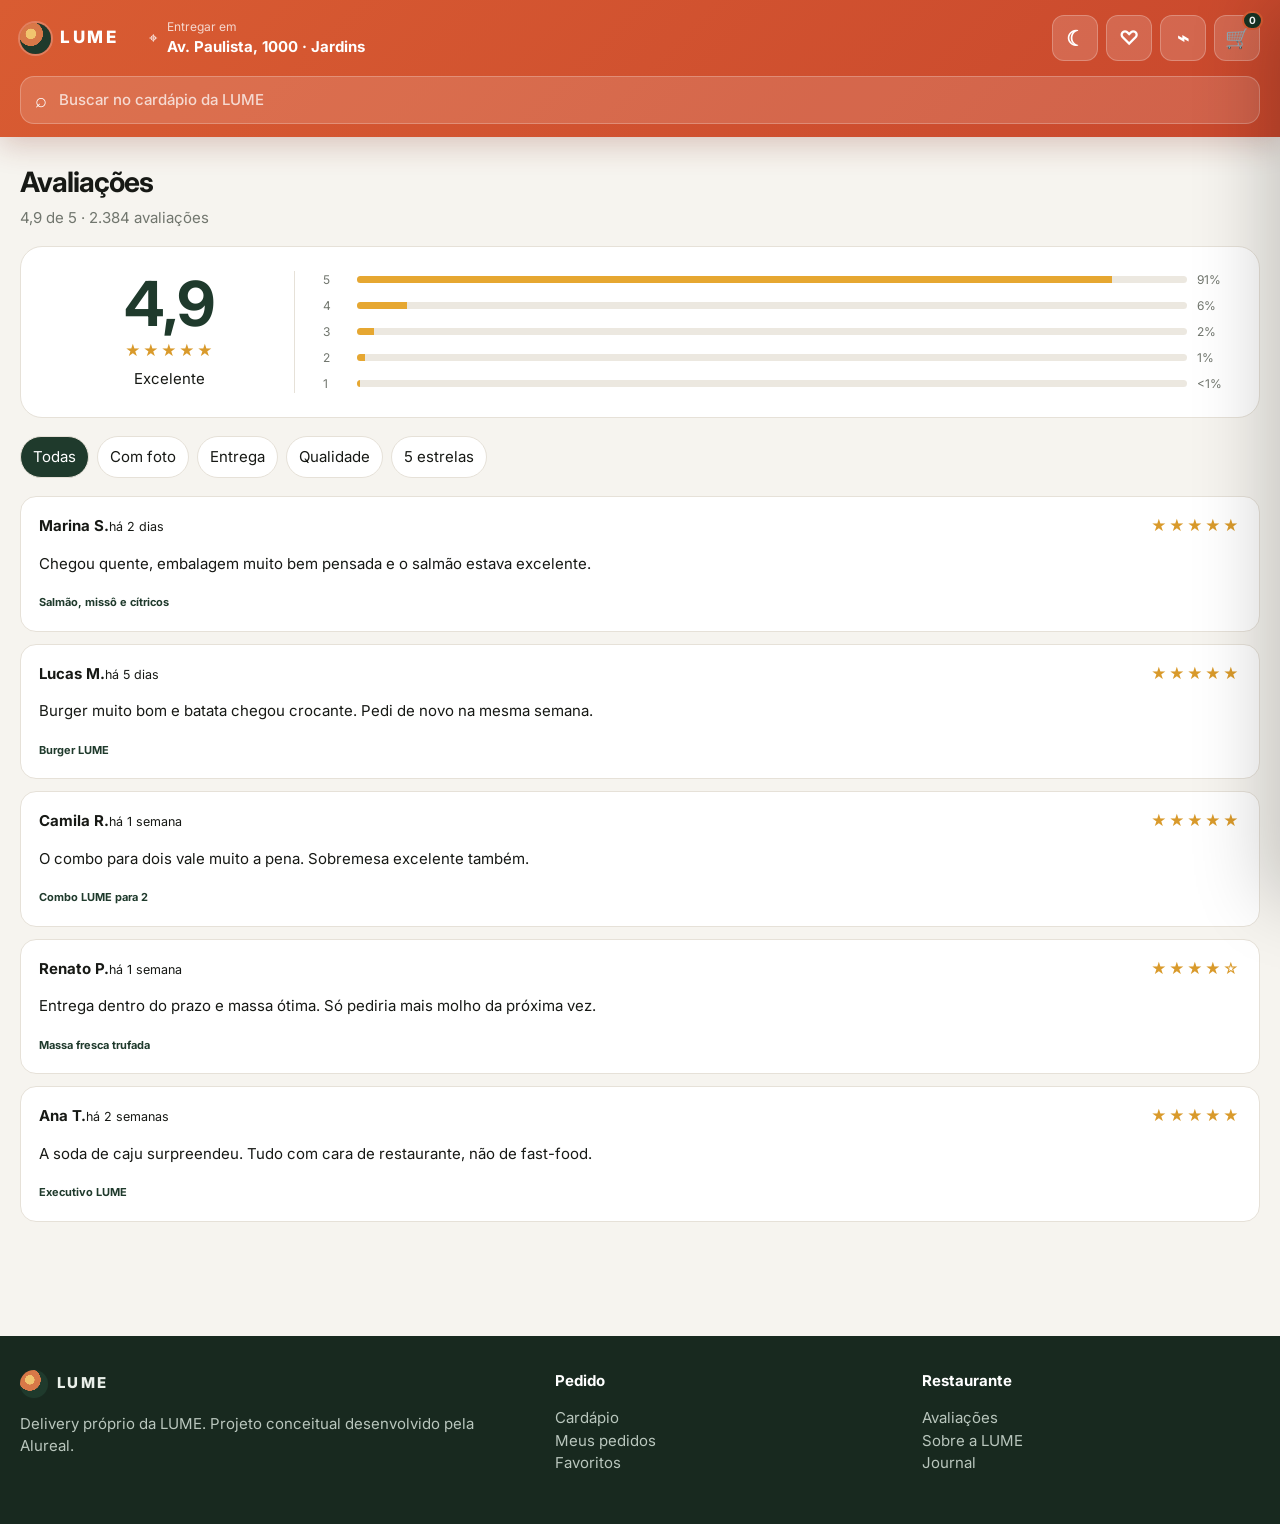
<file: avaliacoes.html>
<!doctype html><html lang="pt-BR"><head><meta charset="utf-8"><meta name="viewport" content="width=device-width, initial-scale=1, maximum-scale=1, user-scalable=no, viewport-fit=cover"><title>LUME — Avaliações</title><link href="https://fonts.googleapis.com/css2?family=Inter:wght@400;500;600;700;800&display=swap" rel="stylesheet"><link rel="stylesheet" href="delivery.css?v=20260929-1813"></head><body><div data-app-header></div><main class="review-page"><div class="wrap"><div class="section-head"><div><h2>Avaliações</h2><p>4,9 de 5 · 2.384 avaliações</p></div></div><div class="rating-panel"><div class="rating-big"><strong>4,9</strong><div class="stars">★★★★★</div><span>Excelente</span></div><div class="rating-bars"><div class="rating-row"><span>5</span><div class="bar-track"><div class="bar-fill" style="width:91%"></div></div><span>91%</span></div><div class="rating-row"><span>4</span><div class="bar-track"><div class="bar-fill" style="width:6%"></div></div><span>6%</span></div><div class="rating-row"><span>3</span><div class="bar-track"><div class="bar-fill" style="width:2%"></div></div><span>2%</span></div><div class="rating-row"><span>2</span><div class="bar-track"><div class="bar-fill" style="width:1%"></div></div><span>1%</span></div><div class="rating-row"><span>1</span><div class="bar-track"><div class="bar-fill" style="width:.4%"></div></div><span>&lt;1%</span></div></div></div><div class="review-filters"><button class="review-filter active">Todas</button><button class="review-filter">Com foto</button><button class="review-filter">Entrega</button><button class="review-filter">Qualidade</button><button class="review-filter">5 estrelas</button></div><section class="review-list" data-reviews-list></section></div></main><div data-app-footer></div><div data-app-cart></div><script src="delivery-data.js?v=20260929-1813"></script><script src="delivery.js?v=20260929-1813"></script></body></html>
</file>
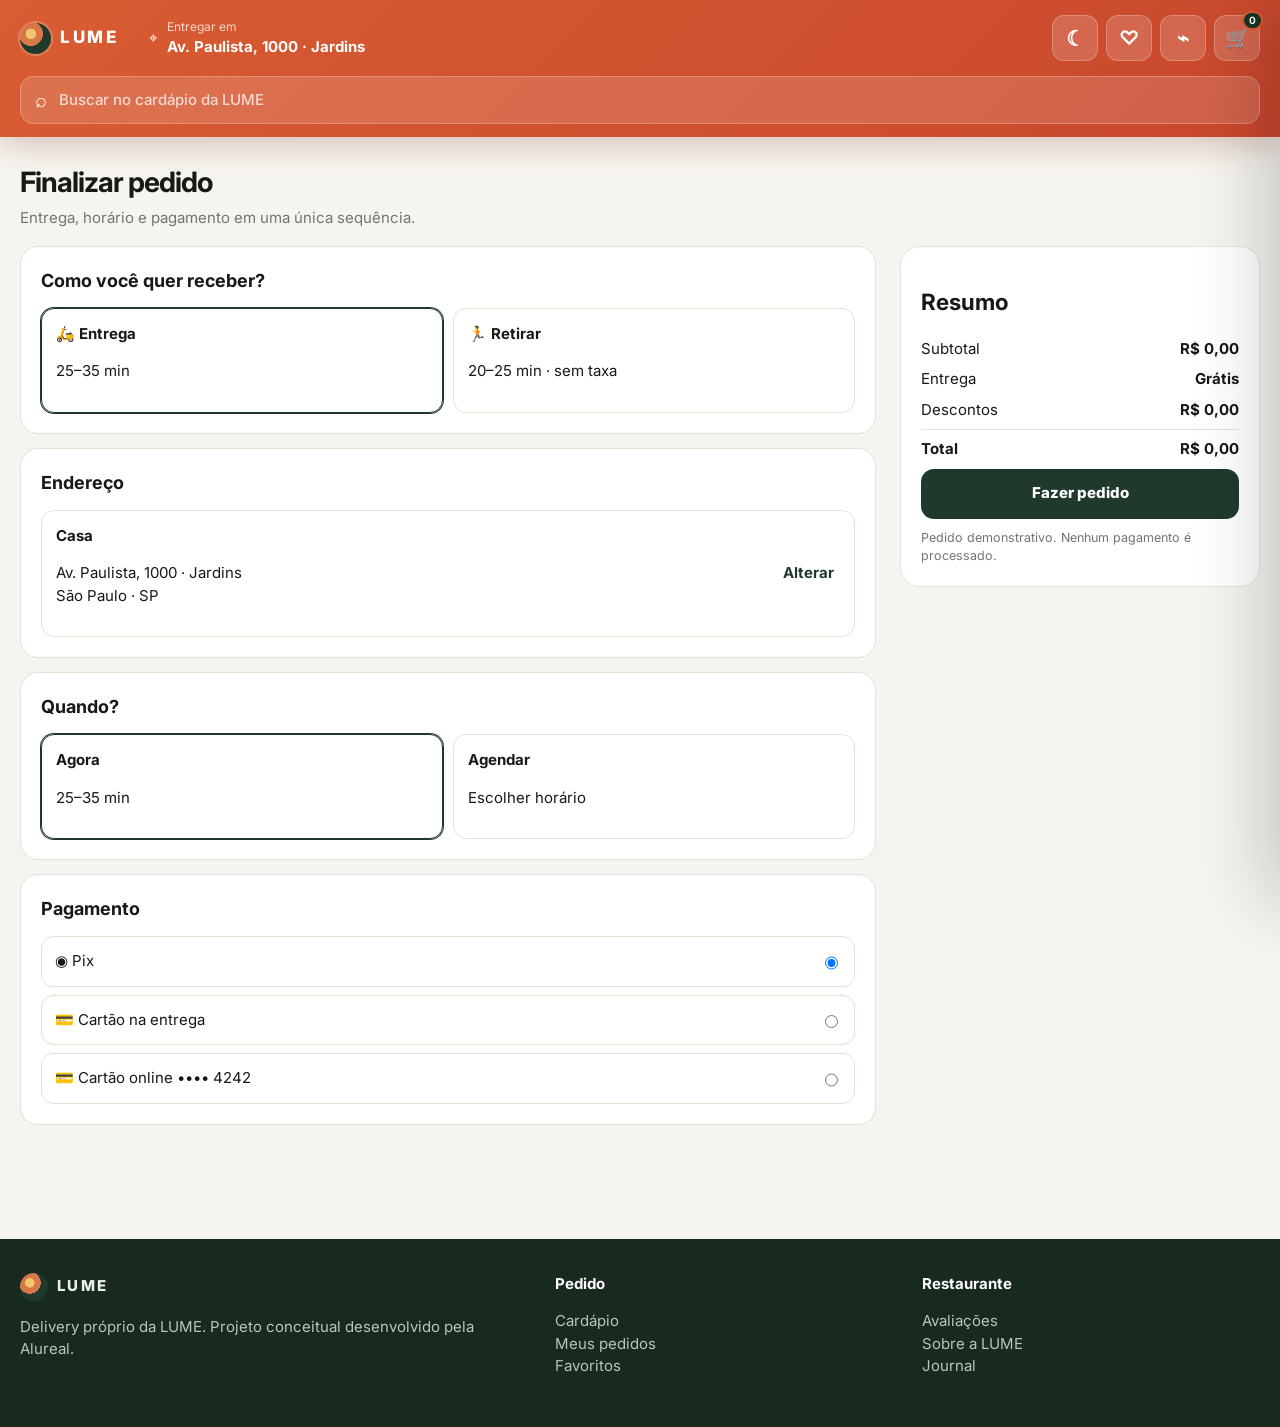
<file: checkout.html>
<!doctype html><html lang="pt-BR"><head><meta charset="utf-8"><meta name="viewport" content="width=device-width, initial-scale=1, maximum-scale=1, user-scalable=no, viewport-fit=cover"><title>LUME — Finalizar pedido</title><link href="https://fonts.googleapis.com/css2?family=Inter:wght@400;500;600;700;800&display=swap" rel="stylesheet"><link rel="stylesheet" href="delivery.css?v=20260929-1813"></head><body><div data-app-header></div><main class="checkout-page"><div class="wrap"><div class="section-head"><div><h2>Finalizar pedido</h2><p>Entrega, horário e pagamento em uma única sequência.</p></div></div><form class="checkout-layout" data-checkout-form><div class="checkout-main"><section class="checkout-card"><h2>Como você quer receber?</h2><div class="choice-grid"><div class="choice active" data-choice data-choice-group="fulfillment"><strong>🛵 Entrega</strong><p>25–35 min</p></div><div class="choice" data-choice data-choice-group="fulfillment"><strong>🏃 Retirar</strong><p>20–25 min · sem taxa</p></div></div></section><section class="checkout-card"><h2>Endereço</h2><div class="address-card"><div><strong>Casa</strong><p>Av. Paulista, 1000 · Jardins<br>São Paulo · SP</p></div><button type="button" class="text-link" data-location>Alterar</button></div></section><section class="checkout-card"><h2>Quando?</h2><div class="choice-grid"><div class="choice active" data-choice data-choice-group="time"><strong>Agora</strong><p>25–35 min</p></div><div class="choice" data-choice data-choice-group="time"><strong>Agendar</strong><p>Escolher horário</p></div></div></section><section class="checkout-card"><h2>Pagamento</h2><div class="payment-list"><label class="payment"><span>◉ Pix</span><input type="radio" name="pay" checked></label><label class="payment"><span>💳 Cartão na entrega</span><input type="radio" name="pay"></label><label class="payment"><span>💳 Cartão online •••• 4242</span><input type="radio" name="pay"></label></div></section></div><aside class="cart-summary-card"><h2>Resumo</h2><div class="summary-line"><span>Subtotal</span><strong data-cart-subtotal></strong></div><div class="summary-line"><span>Entrega</span><strong data-cart-fee></strong></div><div class="summary-line"><span>Descontos</span><strong data-cart-discount></strong></div><hr style="border:0;border-top:1px solid var(--line)"><div class="summary-line"><strong>Total</strong><strong data-cart-grand></strong></div><button class="checkout-btn" type="submit">Fazer pedido</button><small style="display:block;margin-top:10px;color:var(--muted)">Pedido demonstrativo. Nenhum pagamento é processado.</small></aside></form></div></main><div data-app-footer></div><div data-app-cart></div><script src="delivery-data.js?v=20260929-1813"></script><script src="delivery.js?v=20260929-1813"></script></body></html>
</file>
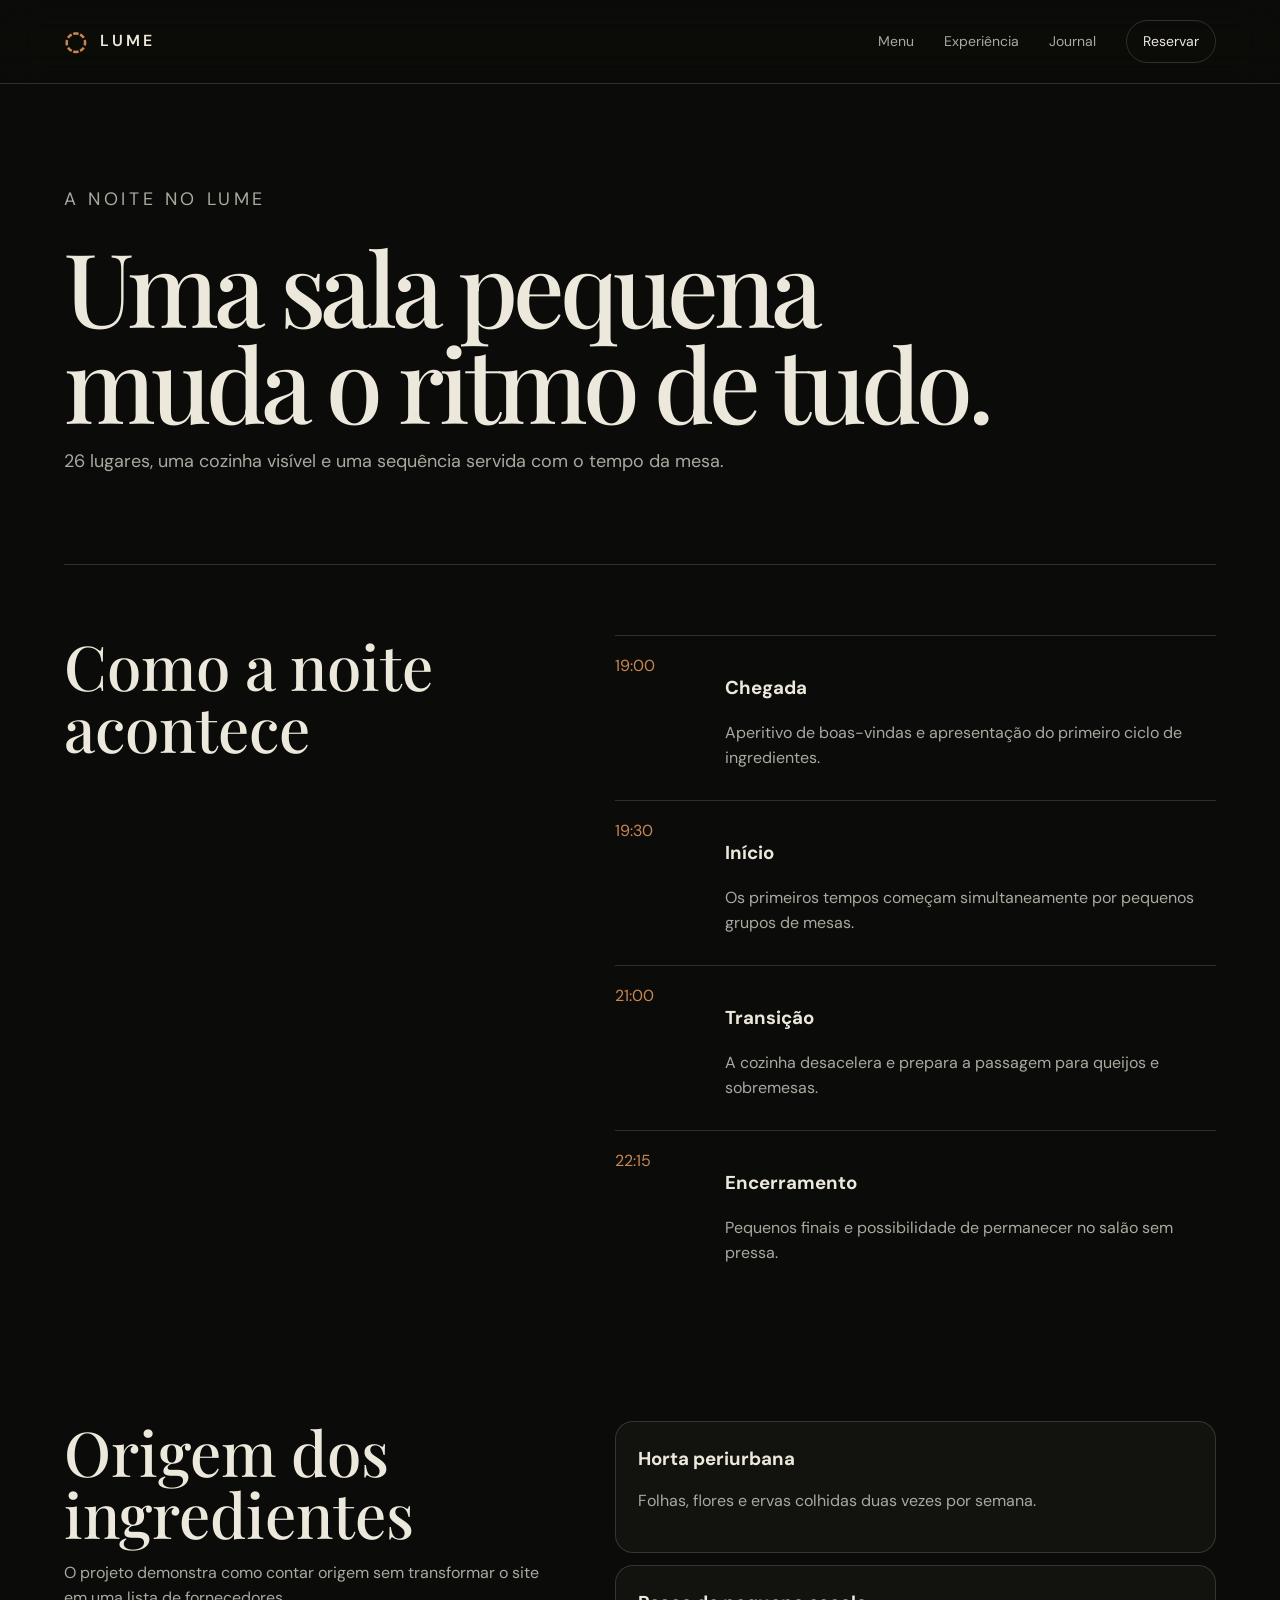
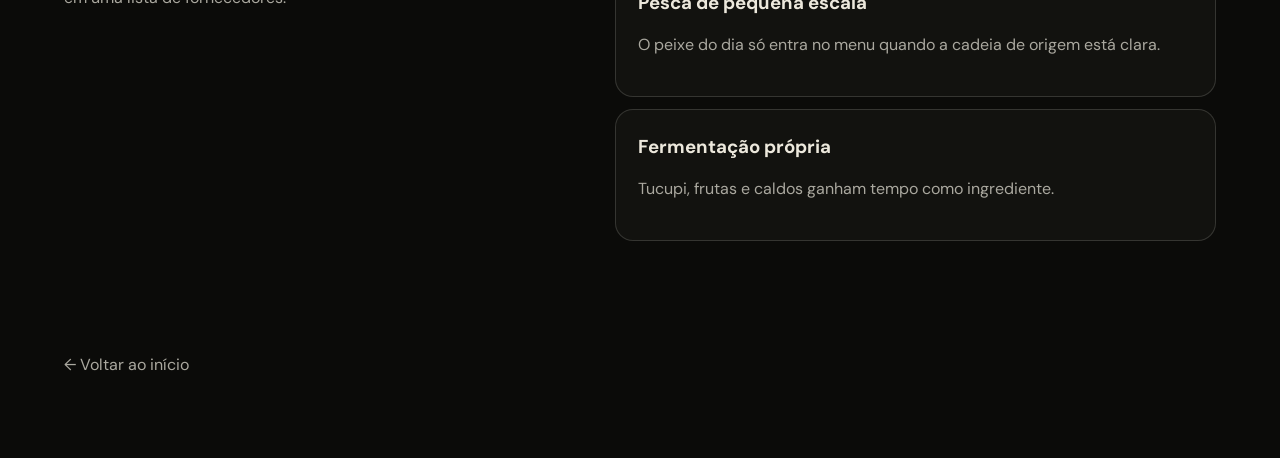
<file: experiencia.html>
<!doctype html><html lang="pt-BR"><head><meta charset="utf-8"><meta name="viewport" content="width=device-width, initial-scale=1, maximum-scale=1, user-scalable=no, viewport-fit=cover"><title>LUME — Experiência</title><link rel="preconnect" href="https://fonts.googleapis.com"><link rel="preconnect" href="https://fonts.gstatic.com" crossorigin><link href="https://fonts.googleapis.com/css2?family=DM+Sans:wght@400;500;600&family=Playfair+Display:ital,wght@0,500;0,600;1,500&display=swap" rel="stylesheet"><link rel="stylesheet" href="styles.css"><link rel="stylesheet" href="pages.css"></head><body class="inner-page"><header class="site-header scrolled"><a class="brand" href="index.html"><span class="brand-mark">◌</span><span>LUME</span></a><nav class="nav"><a href="menu.html">Menu</a><a href="experiencia.html">Experiência</a><a href="journal.html">Journal</a><a class="nav-cta" href="reserva.html">Reservar</a></nav></header><main class="inner-main"><section class="page-hero"><p class="eyebrow">A noite no LUME</p><h1>Uma sala pequena muda o ritmo de tudo.</h1><p>26 lugares, uma cozinha visível e uma sequência servida com o tempo da mesa.</p></section><section class="content-grid"><div><h2>Como a noite acontece</h2></div><div class="timeline"><article><time>19:00</time><div><h3>Chegada</h3><p>Aperitivo de boas-vindas e apresentação do primeiro ciclo de ingredientes.</p></div></article><article><time>19:30</time><div><h3>Início</h3><p>Os primeiros tempos começam simultaneamente por pequenos grupos de mesas.</p></div></article><article><time>21:00</time><div><h3>Transição</h3><p>A cozinha desacelera e prepara a passagem para queijos e sobremesas.</p></div></article><article><time>22:15</time><div><h3>Encerramento</h3><p>Pequenos finais e possibilidade de permanecer no salão sem pressa.</p></div></article></div></section><section class="content-grid"><div><h2>Origem dos ingredientes</h2><p>O projeto demonstra como contar origem sem transformar o site em uma lista de fornecedores.</p></div><div class="feature-list"><article class="feature"><h3>Horta periurbana</h3><p>Folhas, flores e ervas colhidas duas vezes por semana.</p></article><article class="feature"><h3>Pesca de pequena escala</h3><p>O peixe do dia só entra no menu quando a cadeia de origem está clara.</p></article><article class="feature"><h3>Fermentação própria</h3><p>Tucupi, frutas e caldos ganham tempo como ingrediente.</p></article></div></section><a class="back-home" href="index.html">← Voltar ao início</a></main></body></html>
</file>
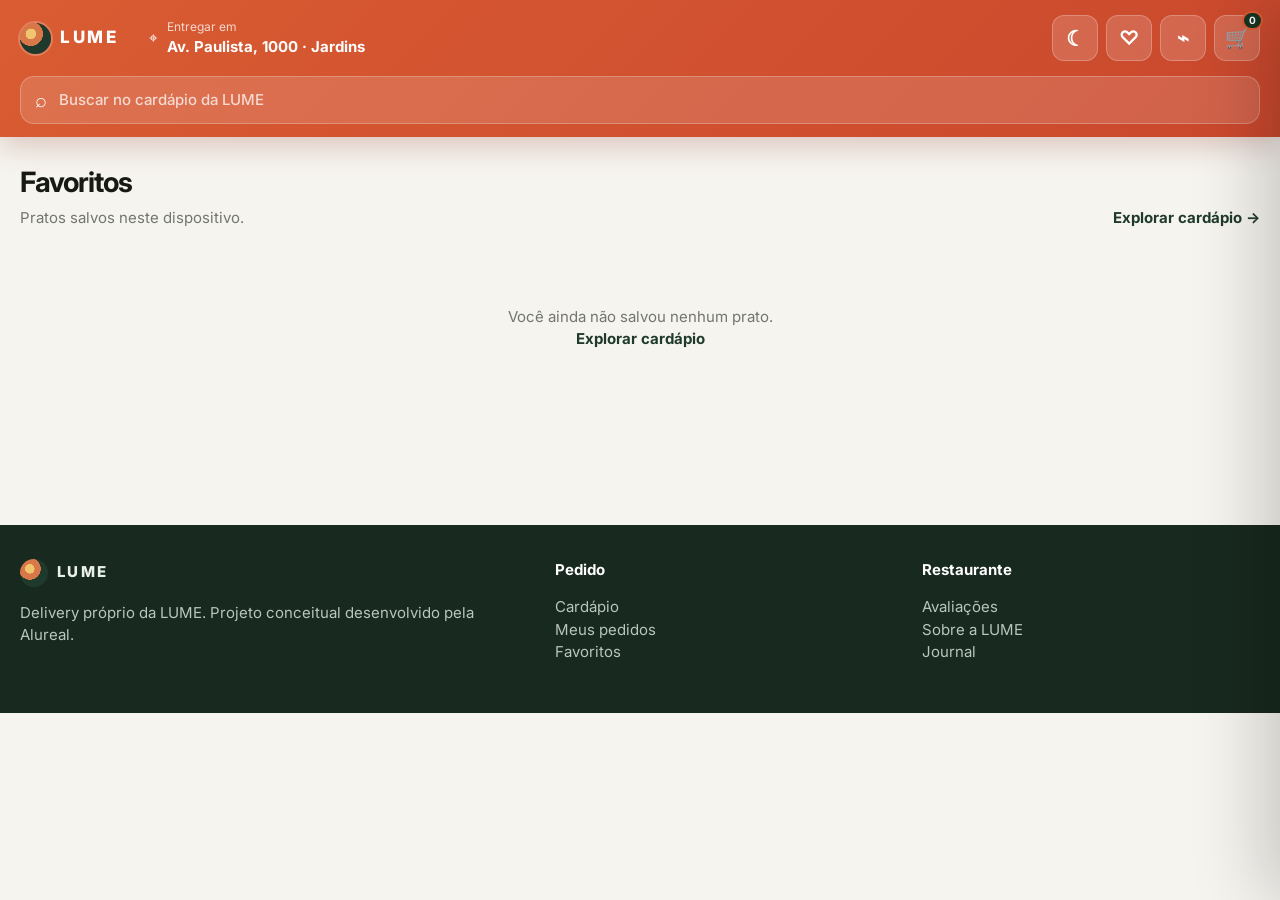
<file: favoritos.html>
<!doctype html><html lang="pt-BR"><head><meta charset="utf-8"><meta name="viewport" content="width=device-width, initial-scale=1, maximum-scale=1, user-scalable=no, viewport-fit=cover"><title>LUME — Favoritos</title><link href="https://fonts.googleapis.com/css2?family=Inter:wght@400;500;600;700;800&display=swap" rel="stylesheet"><link rel="stylesheet" href="delivery.css?v=20260929-1813"></head><body><div data-app-header></div><main class="favorites-page"><div class="wrap"><div class="section-head"><div><h2>Favoritos</h2><p>Pratos salvos neste dispositivo.</p></div><a class="text-link" href="menu.html">Explorar cardápio →</a></div><section class="product-grid" data-favorites-grid></section></div></main><div data-app-footer></div><div data-app-cart></div><script src="delivery-data.js?v=20260929-1813"></script><script src="delivery.js?v=20260929-1813"></script></body></html>
</file>
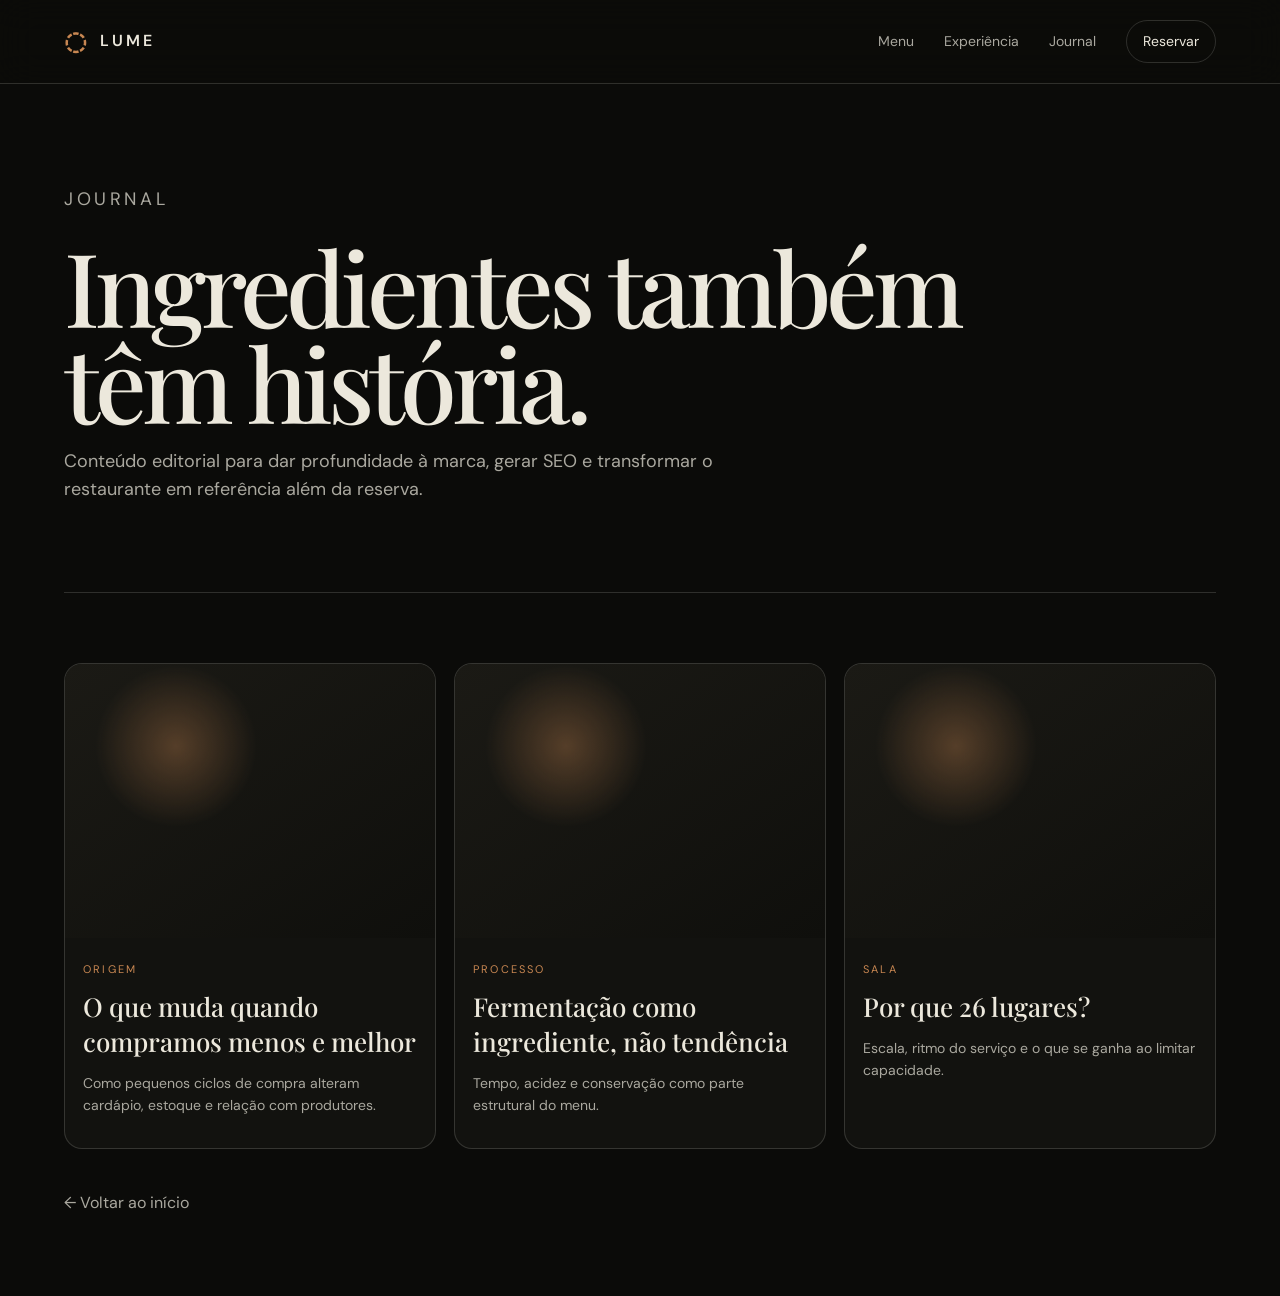
<file: journal.html>
<!doctype html><html lang="pt-BR"><head><meta charset="utf-8"><meta name="viewport" content="width=device-width, initial-scale=1, maximum-scale=1, user-scalable=no, viewport-fit=cover"><title>LUME — Journal</title><link rel="preconnect" href="https://fonts.googleapis.com"><link rel="preconnect" href="https://fonts.gstatic.com" crossorigin><link href="https://fonts.googleapis.com/css2?family=DM+Sans:wght@400;500;600&family=Playfair+Display:ital,wght@0,500;0,600;1,500&display=swap" rel="stylesheet"><link rel="stylesheet" href="styles.css"><link rel="stylesheet" href="pages.css"></head><body class="inner-page"><header class="site-header scrolled"><a class="brand" href="index.html"><span class="brand-mark">◌</span><span>LUME</span></a><nav class="nav"><a href="menu.html">Menu</a><a href="experiencia.html">Experiência</a><a href="journal.html">Journal</a><a class="nav-cta" href="reserva.html">Reservar</a></nav></header><main class="inner-main"><section class="page-hero"><p class="eyebrow">Journal</p><h1>Ingredientes também têm história.</h1><p>Conteúdo editorial para dar profundidade à marca, gerar SEO e transformar o restaurante em referência além da reserva.</p></section><section class="journal-grid" style="padding-top:70px"><article class="journal-card"><div class="journal-art"></div><div><span class="eyebrow">Origem</span><h3>O que muda quando compramos menos e melhor</h3><p>Como pequenos ciclos de compra alteram cardápio, estoque e relação com produtores.</p></div></article><article class="journal-card"><div class="journal-art"></div><div><span class="eyebrow">Processo</span><h3>Fermentação como ingrediente, não tendência</h3><p>Tempo, acidez e conservação como parte estrutural do menu.</p></div></article><article class="journal-card"><div class="journal-art"></div><div><span class="eyebrow">Sala</span><h3>Por que 26 lugares?</h3><p>Escala, ritmo do serviço e o que se ganha ao limitar capacidade.</p></div></article></section><a class="back-home" href="index.html">← Voltar ao início</a></main></body></html>
</file>
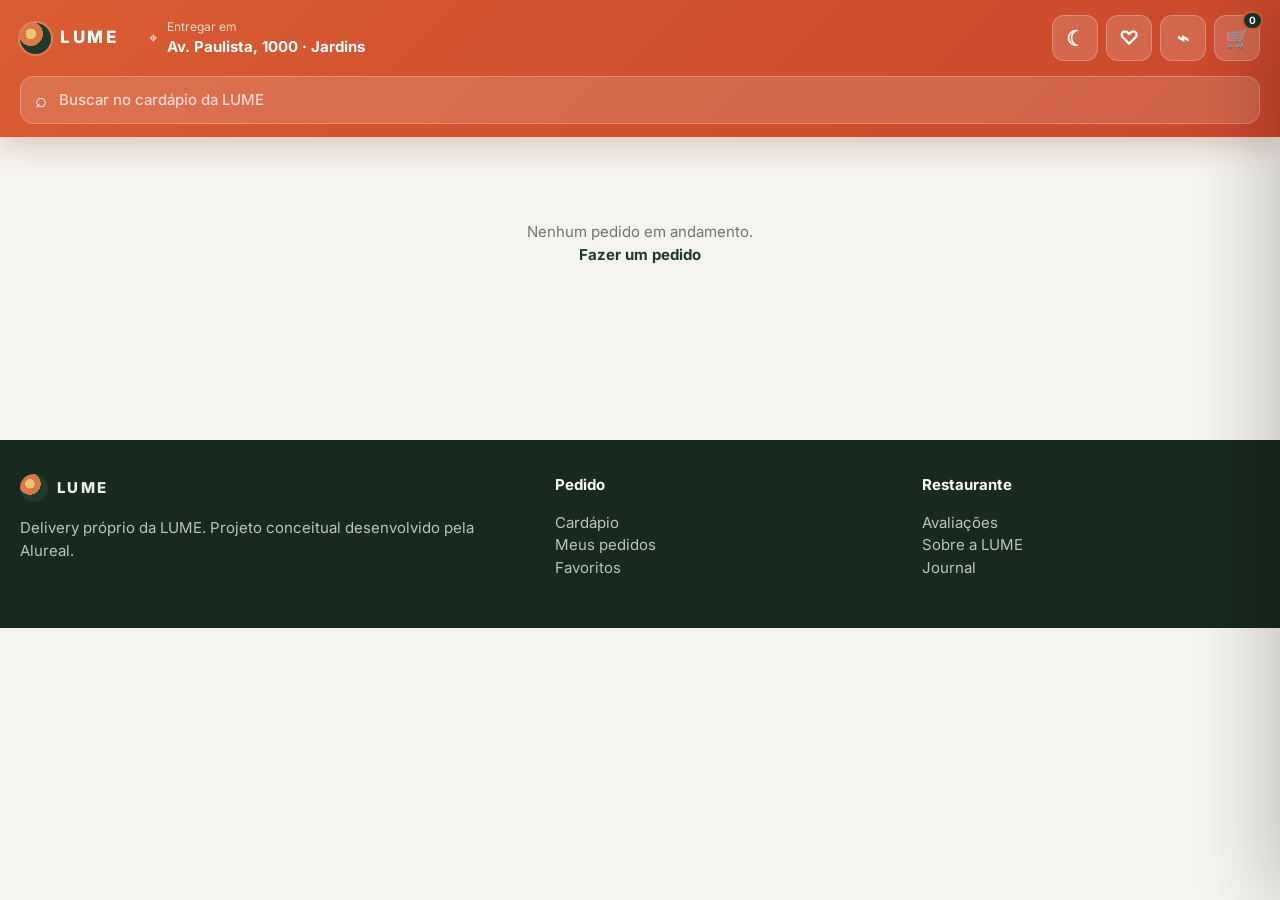
<file: pedido.html>
<!doctype html><html lang="pt-BR"><head><meta charset="utf-8"><meta name="viewport" content="width=device-width, initial-scale=1, maximum-scale=1, user-scalable=no, viewport-fit=cover"><title>LUME — Acompanhar pedido</title><link href="https://fonts.googleapis.com/css2?family=Inter:wght@400;500;600;700;800&display=swap" rel="stylesheet"><link rel="stylesheet" href="delivery.css?v=20260929-1813"></head><body><div data-app-header></div><main class="track-page"><div class="wrap" data-track-order></div></main><div data-app-footer></div><div data-app-cart></div><script src="delivery-data.js?v=20260929-1813"></script><script src="delivery.js?v=20260929-1813"></script></body></html>
</file>
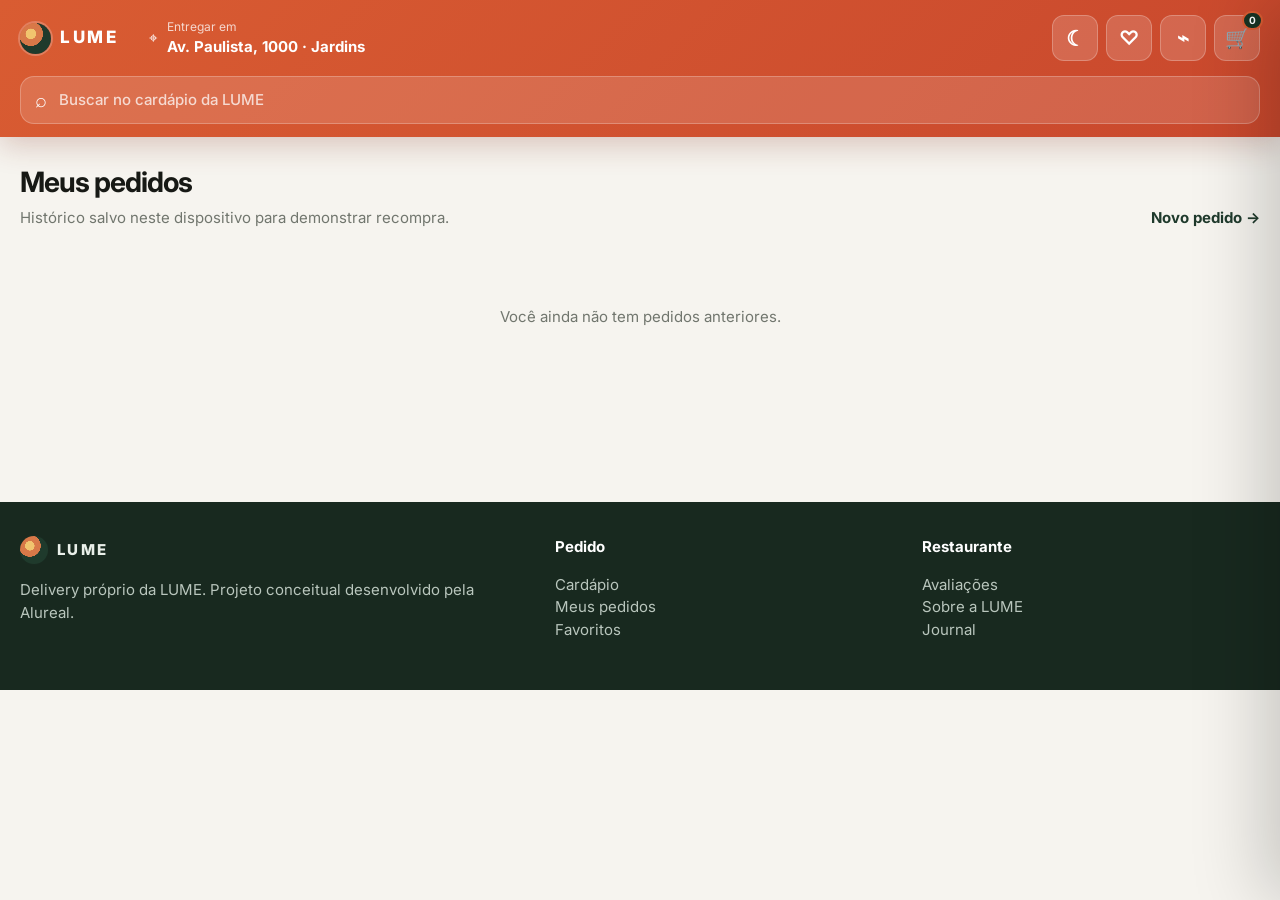
<file: pedidos.html>
<!doctype html><html lang="pt-BR"><head><meta charset="utf-8"><meta name="viewport" content="width=device-width, initial-scale=1, maximum-scale=1, user-scalable=no, viewport-fit=cover"><title>LUME — Meus pedidos</title><link href="https://fonts.googleapis.com/css2?family=Inter:wght@400;500;600;700;800&display=swap" rel="stylesheet"><link rel="stylesheet" href="delivery.css?v=20260929-1813"></head><body><div data-app-header></div><main class="track-page"><div class="wrap"><div class="section-head"><div><h2>Meus pedidos</h2><p>Histórico salvo neste dispositivo para demonstrar recompra.</p></div><a class="text-link" href="menu.html">Novo pedido →</a></div><section class="orders-list" data-orders-list></section></div></main><div data-app-footer></div><div data-app-cart></div><script src="delivery-data.js?v=20260929-1813"></script><script src="delivery.js?v=20260929-1813"></script></body></html>
</file>
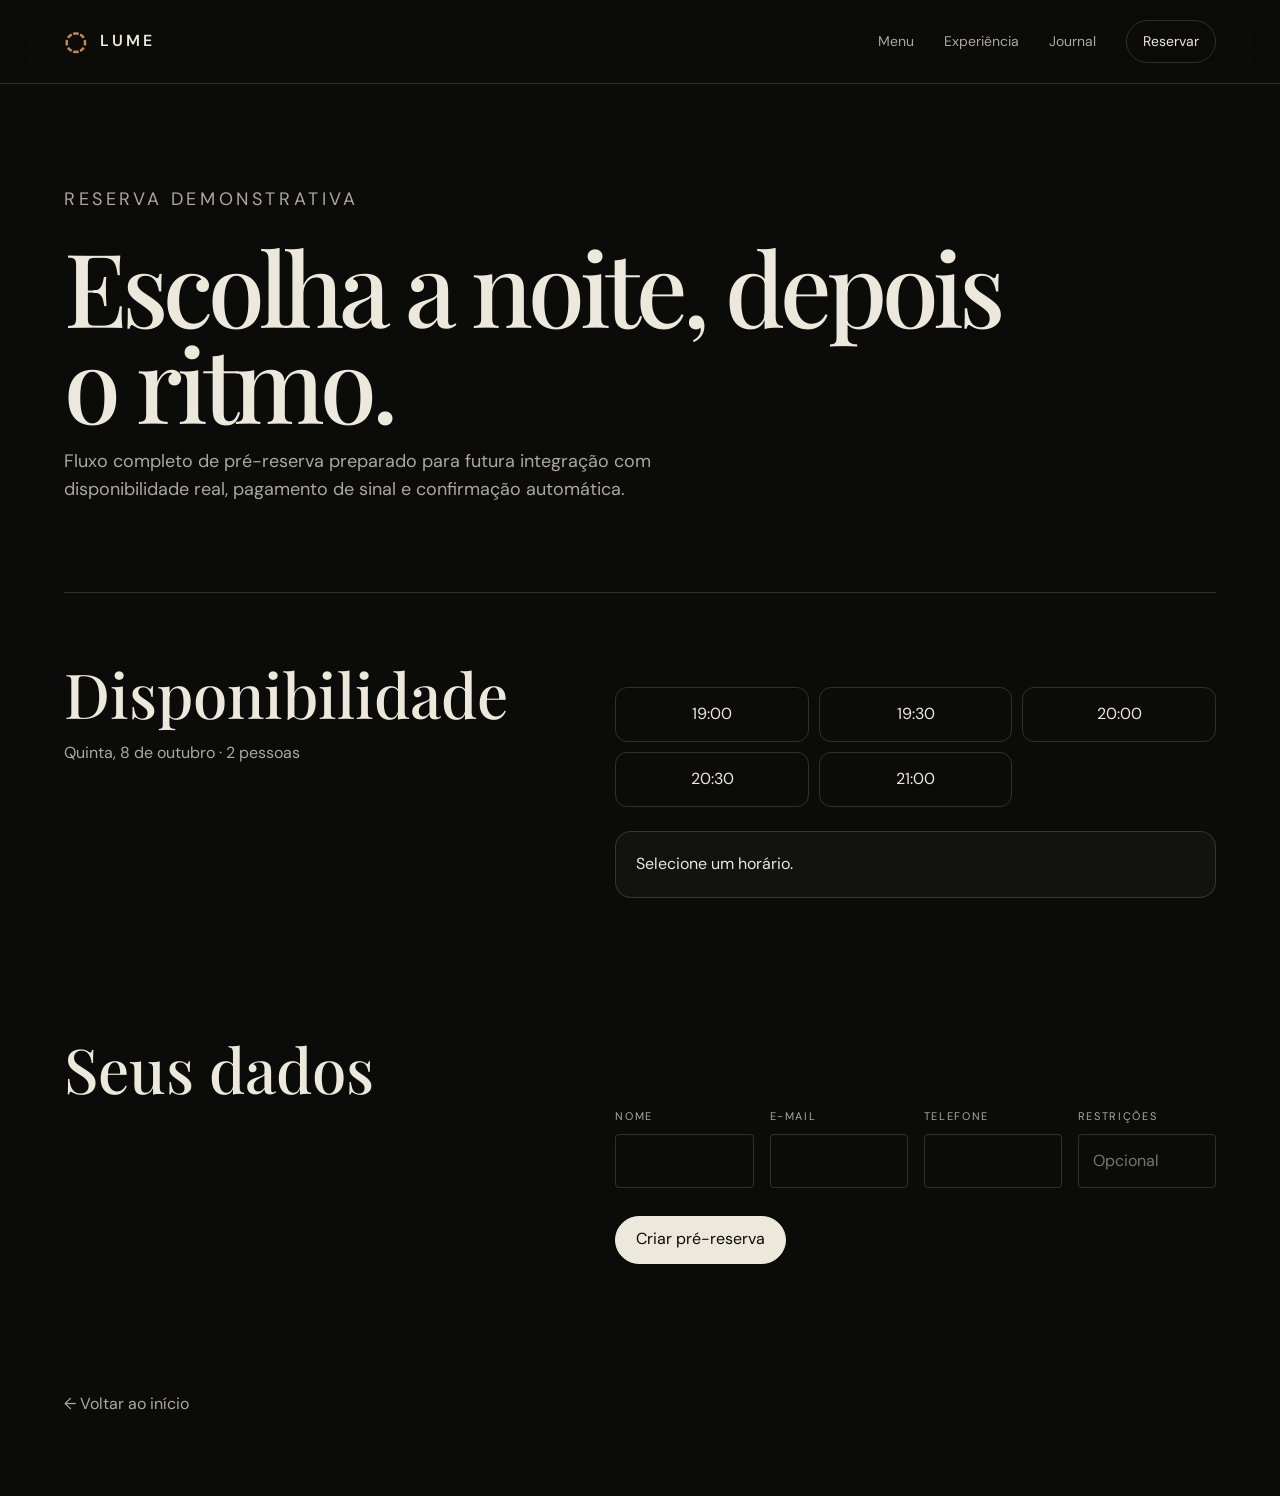
<file: reserva.html>
<!doctype html><html lang="pt-BR"><head><meta charset="utf-8"><meta name="viewport" content="width=device-width, initial-scale=1, maximum-scale=1, user-scalable=no, viewport-fit=cover"><title>LUME — Reserva</title><link rel="preconnect" href="https://fonts.googleapis.com"><link rel="preconnect" href="https://fonts.gstatic.com" crossorigin><link href="https://fonts.googleapis.com/css2?family=DM+Sans:wght@400;500;600&family=Playfair+Display:ital,wght@0,500;0,600;1,500&display=swap" rel="stylesheet"><link rel="stylesheet" href="styles.css"><link rel="stylesheet" href="pages.css"></head><body class="inner-page"><header class="site-header scrolled"><a class="brand" href="index.html"><span class="brand-mark">◌</span><span>LUME</span></a><nav class="nav"><a href="menu.html">Menu</a><a href="experiencia.html">Experiência</a><a href="journal.html">Journal</a><a class="nav-cta" href="reserva.html">Reservar</a></nav></header><main class="inner-main"><section class="page-hero"><p class="eyebrow">Reserva demonstrativa</p><h1>Escolha a noite, depois o ritmo.</h1><p>Fluxo completo de pré-reserva preparado para futura integração com disponibilidade real, pagamento de sinal e confirmação automática.</p></section><section class="content-grid"><div><h2>Disponibilidade</h2><p>Quinta, 8 de outubro · 2 pessoas</p></div><div><div class="availability"><button class="slot" data-slot>19:00</button><button class="slot" data-slot>19:30</button><button class="slot" data-slot>20:00</button><button class="slot" data-slot>20:30</button><button class="slot" data-slot>21:00</button></div><div class="booking-summary" data-summary>Selecione um horário.</div></div></section><section class="content-grid"><div><h2>Seus dados</h2></div><form class="reservation-form" data-reserve-flow><label><span>Nome</span><input name="nome" required></label><label><span>E-mail</span><input name="email" type="email" required></label><label><span>Telefone</span><input name="telefone" required></label><label><span>Restrições</span><input name="restricoes" placeholder="Opcional"></label><button class="button button-primary form-submit">Criar pré-reserva</button><p class="form-message" data-reserve-result aria-live="polite"></p></form></section><a class="back-home" href="index.html">← Voltar ao início</a></main><script src="pages.js"></script></body></html>
</file>
<file: delivery.css>
:root{
  --bg:#f6f4ef;--surface:#fff;--ink:#171915;--muted:#71766e;--line:#e6e1d8;
  --brand:#1f3a2c;--brand-2:#d87848;--accent:#f1c46e;--danger:#b84942;--success:#2c7c50;
  --shadow:0 18px 55px rgba(33,39,31,.10);--radius:18px;--max:1240px;--menu-bg:#d95c32;--menu-bg-2:#c9482d;--menu-fg:#fff;--menu-soft:rgba(255,255,255,.16);--menu-line:rgba(255,255,255,.24);
}
*{box-sizing:border-box}
html{scroll-behavior:smooth;-webkit-text-size-adjust:100%}
body{margin:0;background:var(--bg);color:var(--ink);font:15px/1.5 Inter,Arial,sans-serif;overflow-x:hidden}
body.drawer-open{overflow:hidden}
button,input,select,textarea{font:inherit}
button{color:inherit}
a{color:inherit;text-decoration:none}
img{display:block;max-width:100%}
.wrap{width:min(calc(100% - 36px),var(--max));margin:auto}
.icon-btn,.pill,.btn,.chip,.category-chip,.qty-btn,.favorite-btn{touch-action:manipulation}
.delivery-header{position:sticky;top:0;z-index:80;background:rgba(246,244,239,.94);backdrop-filter:blur(18px);border-bottom:1px solid var(--line)}
.delivery-header .top-row{min-height:72px;display:grid;grid-template-columns:auto minmax(220px,1fr) auto;gap:20px;align-items:center}
.wordmark{display:flex;align-items:center;gap:9px;font-weight:800;letter-spacing:.16em}
.wordmark-mark{width:28px;height:28px;border-radius:50%;background:radial-gradient(circle at 35% 35%,#f1c46e 0 18%,#d87848 19% 42%,#1f3a2c 43%);box-shadow:0 0 0 1px #1f3a2c22}
.location-btn{display:flex;align-items:center;gap:10px;min-width:0;border:0;background:transparent;padding:8px 10px;border-radius:12px;text-align:left;cursor:pointer}
.location-btn:hover{background:#ebe7df}
.location-copy{display:grid;min-width:0}
.location-copy small{color:var(--muted);font-size:11px}
.location-copy strong{white-space:nowrap;overflow:hidden;text-overflow:ellipsis}
.header-actions{display:flex;align-items:center;gap:8px}
.icon-btn{width:42px;height:42px;border:1px solid var(--line);background:var(--surface);border-radius:12px;display:grid;place-items:center;cursor:pointer;position:relative}
.count-badge{position:absolute;right:-4px;top:-5px;min-width:19px;height:19px;border-radius:999px;background:var(--brand-2);color:white;font-size:10px;display:grid;place-items:center;padding:0 5px}
.search-row{padding:0 0 12px}
.search-box{height:46px;border:1px solid var(--line);background:var(--surface);border-radius:14px;display:flex;align-items:center;gap:10px;padding:0 14px}
.search-box input{border:0;outline:0;background:transparent;width:100%;color:var(--ink)}
.search-box input::placeholder{color:#959990}
.restaurant-hero{padding:22px 0 16px}
.cover{min-height:360px;border-radius:26px;overflow:hidden;position:relative;background:#1f3a2c}
.cover-image{position:absolute;inset:0;width:100%;height:100%;object-fit:cover;filter:saturate(.9) contrast(1.02)}
.cover-overlay{position:absolute;inset:0;background:linear-gradient(90deg,rgba(12,20,15,.88),rgba(12,20,15,.48) 44%,rgba(12,20,15,.10))}
.cover-content{position:relative;z-index:2;color:white;padding:38px;max-width:650px}
.cover-badge{display:inline-flex;gap:7px;align-items:center;padding:8px 11px;border-radius:999px;background:#ffffff18;border:1px solid #ffffff28;font-size:12px}
.cover h1{font-size:clamp(46px,8vw,86px);line-height:.92;letter-spacing:-.06em;margin:16px 0 12px}
.cover p{max-width:560px;color:#eef2ed;font-size:17px}
.restaurant-meta{display:flex;gap:10px;flex-wrap:wrap;margin-top:22px}
.meta-pill{display:flex;align-items:center;gap:7px;background:#fff;color:var(--ink);border-radius:999px;padding:9px 12px;font-size:13px}
.meta-pill strong{color:var(--brand)}
.restaurant-summary{display:flex;justify-content:space-between;gap:22px;align-items:center;padding:16px 4px}
.summary-left{display:flex;gap:20px;align-items:center;flex-wrap:wrap}
.rating-link{font-weight:700;color:var(--brand)}
.open-status{color:var(--success);font-weight:700}
.favorite-restaurant{border:1px solid var(--line);background:var(--surface);border-radius:12px;padding:10px 14px;cursor:pointer}
.promo-strip{display:grid;grid-auto-flow:column;grid-auto-columns:minmax(280px,420px);gap:12px;overflow-x:auto;scrollbar-width:none;padding:10px 0 4px}
.promo-strip::-webkit-scrollbar{display:none}
.promo-card{min-height:120px;border-radius:20px;padding:20px;position:relative;overflow:hidden;color:white}
.promo-card:nth-child(1){background:linear-gradient(135deg,#1f3a2c,#385e48)}
.promo-card:nth-child(2){background:linear-gradient(135deg,#d87848,#e8a06d)}
.promo-card:nth-child(3){background:linear-gradient(135deg,#5b3e2d,#8b654d)}
.promo-card strong{font-size:22px;display:block;max-width:260px}
.promo-card span{font-size:13px;opacity:.88}
.promo-code{position:absolute;right:18px;bottom:16px;border:1px dashed #ffffff99;border-radius:10px;padding:7px 9px;font-weight:800}
.category-bar-wrap{position:relative;top:auto;z-index:10;background:rgba(246,244,239,.96);backdrop-filter:blur(12px);border-bottom:1px solid var(--line)}
.category-bar{display:flex;gap:8px;overflow-x:auto;padding:12px 0;scrollbar-width:none}
.category-bar::-webkit-scrollbar{display:none}
.category-chip{flex:0 0 auto;border:1px solid var(--line);background:var(--surface);border-radius:999px;padding:9px 13px;cursor:pointer;color:var(--muted);font-weight:600}
.category-chip.active{background:var(--brand);border-color:var(--brand);color:white}
.content-section{padding:28px 0 12px}
.section-head{display:flex;align-items:end;justify-content:space-between;gap:16px;margin-bottom:16px}
.section-head h2{font-size:28px;margin:0;letter-spacing:-.035em}
.section-head p{margin:4px 0 0;color:var(--muted)}
.text-link{border:0;background:transparent;color:var(--brand);font-weight:700;cursor:pointer}
.product-grid{display:grid;grid-template-columns:repeat(3,1fr);gap:16px}
.product-card{background:var(--surface);border:1px solid var(--line);border-radius:20px;overflow:hidden;box-shadow:0 1px 0 rgba(0,0,0,.02);transition:.2s;min-width:0}
.product-card:hover{transform:translateY(-3px);box-shadow:var(--shadow)}
.product-photo{position:relative;aspect-ratio:1.45;overflow:hidden;background:#e9e5dc}
.product-photo img{width:100%;height:100%;object-fit:cover;transition:transform .45s}
.product-card:hover .product-photo img{transform:scale(1.035)}
.badges{position:absolute;left:10px;top:10px;display:flex;gap:6px;flex-wrap:wrap}
.badge{background:#fff;color:var(--ink);border-radius:999px;padding:6px 9px;font-size:10px;font-weight:800;box-shadow:0 4px 16px #0002}
.badge.promo{background:var(--brand-2);color:white}
.favorite-btn{position:absolute;right:10px;top:10px;width:38px;height:38px;border-radius:50%;border:0;background:#fffffff0;display:grid;place-items:center;font-size:18px;cursor:pointer}
.favorite-btn.active{color:#c03d3d}
.product-body{padding:15px}
.product-title-row{display:flex;justify-content:space-between;gap:12px;align-items:flex-start}
.product-body h3{font-size:17px;margin:0}
.product-body p{color:var(--muted);margin:7px 0 12px;font-size:13px;min-height:40px}
.mini-rating{font-size:12px;color:#6e735f;white-space:nowrap}
.product-bottom{display:flex;justify-content:space-between;gap:12px;align-items:center}
.price-stack{display:flex;align-items:baseline;gap:7px}
.price{font-weight:800;font-size:17px}
.old-price{text-decoration:line-through;color:#9a9e96;font-size:12px}
.add-btn{width:38px;height:38px;border-radius:12px;border:0;background:var(--brand);color:white;font-size:24px;line-height:1;cursor:pointer}
.horizontal-products{display:grid;grid-auto-flow:column;grid-auto-columns:minmax(270px,330px);gap:14px;overflow-x:auto;scrollbar-width:none;padding-bottom:4px}
.horizontal-products::-webkit-scrollbar{display:none}
.rating-panel{display:grid;grid-template-columns:250px 1fr;gap:28px;background:var(--surface);border:1px solid var(--line);border-radius:22px;padding:24px}
.rating-big{display:grid;place-items:center;text-align:center;border-right:1px solid var(--line)}
.rating-big strong{font-size:62px;line-height:1;color:var(--brand)}
.stars{color:#d99a2b;letter-spacing:2px}
.rating-bars{display:grid;gap:8px}
.rating-row{display:grid;grid-template-columns:24px 1fr 38px;gap:10px;align-items:center;font-size:12px;color:var(--muted)}
.bar-track{height:7px;background:#ece8e0;border-radius:999px;overflow:hidden}
.bar-fill{height:100%;background:#e6a731}
.review-grid{display:grid;grid-template-columns:repeat(3,1fr);gap:14px;margin-top:18px}
.review{background:var(--surface);border:1px solid var(--line);border-radius:18px;padding:17px}
.review-head{display:flex;justify-content:space-between;gap:10px}
.review strong{display:block}
.review small{color:var(--muted)}
.review p{font-size:13px}
.review-order{font-size:11px;color:var(--brand);font-weight:700}
.delivery-footer{margin-top:44px;background:#18291f;color:#e9efe9}
.delivery-footer .footer-grid{display:grid;grid-template-columns:1.2fr .8fr .8fr;gap:28px;padding:34px 0}
.delivery-footer p,.delivery-footer a{color:#b9c6bd}
.delivery-footer strong{color:white}
.cart-fab{position:fixed;right:18px;bottom:18px;z-index:70;border:0;border-radius:16px;background:var(--brand);color:white;min-width:180px;height:54px;padding:0 18px;display:none;align-items:center;justify-content:space-between;gap:12px;box-shadow:0 16px 40px #1f3a2c55;cursor:pointer}
.cart-fab.visible{display:flex}
.drawer-scrim{position:fixed;inset:0;background:#1118;z-index:89;opacity:0;pointer-events:none;transition:.2s}
.drawer-scrim.open{opacity:1;pointer-events:auto}
.cart-drawer{position:fixed;right:0;top:0;bottom:0;width:min(440px,100%);background:var(--surface);z-index:90;transform:translateX(102%);transition:.25s;box-shadow:-24px 0 70px #0003;display:flex;flex-direction:column}
.cart-drawer.open{transform:none}
.drawer-head{display:flex;align-items:center;justify-content:space-between;padding:20px;border-bottom:1px solid var(--line)}
.drawer-head h2{margin:0}
.drawer-close{width:38px;height:38px;border:1px solid var(--line);background:white;border-radius:10px}
.cart-items{padding:8px 20px;overflow-y:auto;flex:1}
.cart-item{display:grid;grid-template-columns:64px 1fr auto;gap:12px;padding:14px 0;border-bottom:1px solid var(--line)}
.cart-item img{width:64px;height:64px;object-fit:cover;border-radius:10px}
.cart-item strong{display:block;font-size:13px}
.cart-item small{color:var(--muted)}
.qty{display:flex;align-items:center;gap:8px;margin-top:8px}
.qty-btn{width:28px;height:28px;border:1px solid var(--line);border-radius:8px;background:white}
.drawer-summary{border-top:1px solid var(--line);padding:18px 20px}
.summary-line{display:flex;justify-content:space-between;gap:12px;margin:8px 0}
.checkout-btn,.primary-btn{width:100%;height:50px;border:0;border-radius:13px;background:var(--brand);color:white;font-weight:800;cursor:pointer}
.secondary-btn{height:46px;border:1px solid var(--line);background:white;border-radius:12px;font-weight:700;cursor:pointer}
.empty-state{text-align:center;padding:60px 20px;color:var(--muted)}
.catalog-shell{padding:24px 0 60px}
.catalog-head{display:grid;grid-template-columns:1fr auto;gap:18px;align-items:end;margin-bottom:20px}
.catalog-head h1{font-size:40px;margin:0;letter-spacing:-.04em}
.catalog-tools{display:flex;gap:8px}
.catalog-tools select{height:42px;border:1px solid var(--line);background:white;border-radius:10px;padding:0 10px}
.catalog-layout{display:grid;grid-template-columns:230px 1fr;gap:22px}
.filter-panel{position:sticky;top:200px;align-self:start;background:white;border:1px solid var(--line);border-radius:16px;padding:16px}
.filter-panel h3{margin:0 0 12px}
.filter-list{display:grid;gap:7px}
.filter-list label{display:flex;align-items:center;gap:8px;color:var(--muted)}
.product-detail-page{padding:24px 0 60px}
.product-detail-grid{display:grid;grid-template-columns:1fr .9fr;gap:34px}
.detail-photo{border-radius:24px;overflow:hidden;background:#ddd;position:sticky;top:155px;align-self:start}
.detail-photo img{width:100%;aspect-ratio:1.05;object-fit:cover}
.detail-info{background:white;border:1px solid var(--line);border-radius:22px;padding:24px}
.detail-info h1{font-size:34px;line-height:1.05;letter-spacing:-.04em;margin:8px 0}
.detail-info>p{color:var(--muted)}
.detail-price{font-size:24px;font-weight:800;margin:16px 0}
.option-group{padding:18px 0;border-top:1px solid var(--line)}
.option-head{display:flex;justify-content:space-between;gap:12px;align-items:center;margin-bottom:10px}
.required{font-size:10px;background:#f0ece4;padding:5px 7px;border-radius:999px;color:#6f736c}
.option-item{display:flex;justify-content:space-between;gap:10px;padding:10px 0}
.option-item label{display:flex;gap:9px}
.note-box{width:100%;min-height:90px;border:1px solid var(--line);border-radius:12px;padding:12px;resize:vertical}
.detail-footer{position:sticky;bottom:10px;margin-top:18px;background:#fffffff0;backdrop-filter:blur(12px);border:1px solid var(--line);border-radius:15px;padding:10px;display:grid;grid-template-columns:auto 1fr;gap:12px}
.quantity-control{display:flex;align-items:center;gap:10px;padding:0 6px}
.cart-page{padding:26px 0 60px}
.cart-page-grid{display:grid;grid-template-columns:1fr 360px;gap:24px}
.cart-main{background:white;border:1px solid var(--line);border-radius:20px;padding:20px}
.cart-summary-card{background:white;border:1px solid var(--line);border-radius:20px;padding:20px;align-self:start;position:sticky;top:160px}
.coupon-row{display:grid;grid-template-columns:1fr auto;gap:8px;margin:16px 0}
.coupon-row input{height:44px;border:1px solid var(--line);border-radius:10px;padding:0 10px}
.coupon-row button{border:0;background:#ede9e1;border-radius:10px;padding:0 14px;font-weight:700}
.suggestion-grid{display:grid;grid-template-columns:repeat(2,1fr);gap:12px}
.checkout-page{padding:24px 0 70px}
.checkout-layout{display:grid;grid-template-columns:1fr 360px;gap:24px}
.checkout-main{display:grid;gap:14px}
.checkout-card{background:white;border:1px solid var(--line);border-radius:18px;padding:20px}
.checkout-card h2{font-size:18px;margin:0 0 14px}
.choice-grid{display:grid;grid-template-columns:repeat(2,1fr);gap:10px}
.choice{border:1px solid var(--line);border-radius:13px;padding:14px;cursor:pointer}
.choice.active{border-color:var(--brand);box-shadow:0 0 0 1px var(--brand)}
.address-card{display:flex;justify-content:space-between;gap:12px;border:1px solid var(--line);border-radius:13px;padding:14px}
.payment-list{display:grid;gap:8px}
.payment{display:flex;justify-content:space-between;gap:10px;padding:13px;border:1px solid var(--line);border-radius:12px}
.track-page{padding:24px 0 70px}
.track-hero{background:linear-gradient(135deg,#20392c,#315642);color:white;border-radius:24px;padding:26px}
.track-hero h1{margin:8px 0;font-size:36px}
.progress-steps{display:grid;grid-template-columns:repeat(4,1fr);gap:0;margin:24px 0}
.step{position:relative;padding-top:26px;color:#8d958f;font-size:12px}
.step:before{content:"";position:absolute;top:7px;left:0;right:0;height:3px;background:#dfe2de}
.step:after{content:"";position:absolute;top:0;left:0;width:17px;height:17px;border-radius:50%;background:#dfe2de}
.step.done{color:var(--brand);font-weight:700}
.step.done:before,.step.done:after{background:var(--brand)}
.step:last-child:before{display:none}
.track-grid{display:grid;grid-template-columns:1.3fr .7fr;gap:18px}
.map-placeholder{min-height:340px;background:#dde7df;border-radius:20px;position:relative;overflow:hidden}
.map-road{position:absolute;height:4px;background:#c3d1c7;width:120%;left:-10%;transform:rotate(-18deg);top:50%}
.map-pin{position:absolute;width:30px;height:30px;border-radius:50% 50% 50% 0;background:var(--brand-2);transform:rotate(-45deg);left:62%;top:40%}
.map-pin:after{content:"";position:absolute;width:10px;height:10px;border-radius:50%;background:white;left:10px;top:10px}
.support-card{background:white;border:1px solid var(--line);border-radius:18px;padding:20px}
.orders-list{display:grid;gap:12px}
.order-card{background:white;border:1px solid var(--line);border-radius:18px;padding:16px;display:grid;grid-template-columns:1fr auto;gap:16px}
.order-card p{color:var(--muted);margin:5px 0}
.review-page{padding:24px 0 70px}
.review-filters{display:flex;gap:8px;overflow-x:auto;margin:18px 0}
.review-filter{border:1px solid var(--line);background:white;border-radius:999px;padding:9px 12px;white-space:nowrap}
.review-filter.active{background:var(--brand);color:white}
.review-list{display:grid;gap:12px}
.review-full{background:white;border:1px solid var(--line);border-radius:16px;padding:18px}
.favorites-page{padding:24px 0 70px}
.toast{position:fixed;left:50%;bottom:22px;z-index:100;transform:translate(-50%,20px);opacity:0;background:#17271f;color:white;padding:12px 16px;border-radius:12px;box-shadow:0 12px 40px #0004;transition:.2s;pointer-events:none}
.toast.show{opacity:1;transform:translate(-50%,0)}
@media(max-width:980px){
  .product-grid{grid-template-columns:repeat(2,1fr)}
  .review-grid{grid-template-columns:1fr 1fr}
  .rating-panel{grid-template-columns:190px 1fr}
  .catalog-layout{grid-template-columns:1fr}
  .filter-panel{position:static}
  .product-detail-grid{grid-template-columns:1fr}
  .detail-photo{position:static}
  .cart-page-grid,.checkout-layout,.track-grid{grid-template-columns:1fr}
  .cart-summary-card{position:static}
  .delivery-footer .footer-grid{grid-template-columns:1fr 1fr}
}
@media(max-width:720px){
  .delivery-header .top-row{grid-template-columns:auto 1fr auto;gap:8px;min-height:64px}
  .wordmark span:last-child{display:none}
  .location-btn{padding:6px}
  .header-actions .nav-secondary{display:none}
  .search-row{padding-bottom:9px}
  .category-bar-wrap{top:auto}
  .cover{min-height:390px}
  .cover-content{padding:24px 20px;display:flex;flex-direction:column;justify-content:flex-end;min-height:390px}
  .cover-overlay{background:linear-gradient(0deg,rgba(12,20,15,.92),rgba(12,20,15,.20) 70%)}
  .cover h1{font-size:52px}
  .restaurant-summary{align-items:flex-start}
  .summary-left{gap:8px}
  .product-grid{grid-template-columns:1fr}
  .product-card{display:grid;grid-template-columns:128px 1fr}
  .product-photo{aspect-ratio:auto;height:100%;min-height:150px}
  .product-body p{min-height:0}
  .rating-panel{grid-template-columns:1fr}
  .rating-big{border-right:0;border-bottom:1px solid var(--line);padding-bottom:18px}
  .review-grid{grid-template-columns:1fr}
  .delivery-footer .footer-grid{grid-template-columns:1fr}
  .cart-fab{left:18px;right:18px;width:auto}
  .catalog-head{grid-template-columns:1fr}
  .catalog-tools{overflow-x:auto}
  .detail-info{padding:18px}
  .detail-footer{bottom:8px}
  .cart-page-grid,.checkout-layout{display:block}
  .cart-summary-card{margin-top:16px}
  .suggestion-grid{grid-template-columns:1fr}
  .choice-grid{grid-template-columns:1fr}
  .progress-steps{grid-template-columns:1fr 1fr;gap:18px}
  .step:before{display:none}
  .order-card{grid-template-columns:1fr}
}
@media(max-width:480px){
  .wrap{width:min(calc(100% - 24px),var(--max))}
  .cover{border-radius:18px}
  .cover-content{padding:20px 16px}
  .promo-strip{grid-auto-columns:85%}
  .product-card{grid-template-columns:112px 1fr}
  .product-body{padding:12px}
  .product-body h3{font-size:15px}
  .product-body p{font-size:12px;display:-webkit-box;-webkit-line-clamp:2;-webkit-box-orient:vertical;overflow:hidden}
}

.mobile-bottom-nav{display:none}
@media(max-width:720px){
  body{padding-bottom:66px}
  .mobile-bottom-nav{position:fixed;left:0;right:0;bottom:0;z-index:78;height:64px;background:#fffffff4;backdrop-filter:blur(18px);border-top:1px solid var(--line);display:grid;grid-template-columns:repeat(4,1fr);padding-bottom:env(safe-area-inset-bottom)}
  .mobile-bottom-nav a{display:grid;place-items:center;align-content:center;gap:2px;font-size:19px;color:#656a63}
  .mobile-bottom-nav span{font-size:10px;font-weight:700}
  .cart-fab{bottom:78px}
  .delivery-footer{padding-bottom:36px}
}


/* theme-and-navigation-upgrade-2026-09-29 */
:root[data-theme="dark"]{
  color-scheme:dark;
  --bg:#0f120f;
  --surface:#171b17;
  --ink:#f4f4ef;
  --muted:#a7afa7;
  --line:#2c342d;
  --brand:#8db69a;
  --brand-2:#ef784b;
  --accent:#f1c46e;
  --success:#72c693;
  --danger:#e4776f;
  --shadow:0 18px 55px rgba(0,0,0,.34);
  --menu-bg:#d95c32;
  --menu-bg-2:#b9412b;
  --menu-fg:#fff;
  --menu-soft:rgba(255,255,255,.14);
  --menu-line:rgba(255,255,255,.24);
}

.delivery-header{
  background:linear-gradient(135deg,var(--menu-bg),var(--menu-bg-2));
  border-bottom:0;
  color:var(--menu-fg);
  box-shadow:0 8px 28px rgba(125,43,23,.24);
}
.delivery-header .top-row{min-height:76px}
.delivery-header .wordmark{font-size:17px;color:#fff}
.delivery-header .wordmark-mark{width:31px;height:31px;box-shadow:0 0 0 2px rgba(255,255,255,.22)}
.delivery-header .location-btn{color:#fff}
.delivery-header .location-btn:hover{background:var(--menu-soft)}
.delivery-header .location-copy small{color:rgba(255,255,255,.76);font-size:12px}
.delivery-header .location-copy strong{color:#fff;font-size:15px}
.delivery-header .icon-btn{
  width:46px;height:46px;
  border:1px solid var(--menu-line);
  background:var(--menu-soft);
  color:#fff;
  font-size:20px;
  font-weight:700;
}
.delivery-header .icon-btn:hover{background:rgba(255,255,255,.24)}
.delivery-header .count-badge{background:#183323;color:#fff;border:2px solid var(--menu-bg)}
.delivery-header .search-row{padding-bottom:13px}
.delivery-header .search-box{
  height:48px;
  background:rgba(255,255,255,.14);
  border:1px solid var(--menu-line);
  color:#fff;
}
.delivery-header .search-box>span{font-size:20px;color:#fff}
.delivery-header .search-box input{color:#fff;font-size:15px;font-weight:500}
.delivery-header .search-box input::placeholder{color:rgba(255,255,255,.74)}

.theme-toggle{
  position:relative;
}
.theme-toggle .theme-icon{font-size:21px;line-height:1}
.theme-toggle .theme-label{position:absolute;width:1px;height:1px;overflow:hidden;clip:rect(0,0,0,0);white-space:nowrap}

.category-bar-wrap{
  background:color-mix(in srgb,var(--bg) 94%,transparent);
  border-bottom:1px solid var(--line);
}
.mobile-bottom-nav{
  background:linear-gradient(135deg,var(--menu-bg),var(--menu-bg-2))!important;
  border-top:0!important;
  box-shadow:0 -8px 28px rgba(125,43,23,.24);
}
.mobile-bottom-nav a{
  color:#fff!important;
  font-size:23px!important;
  font-weight:800;
  transition:background .18s ease,transform .18s ease;
}
.mobile-bottom-nav a:active{transform:scale(.96)}
.mobile-bottom-nav span{
  color:#fff!important;
  font-size:12px!important;
  font-weight:800!important;
  letter-spacing:.01em;
}
.mobile-bottom-nav a:hover{background:rgba(255,255,255,.11)}

:root[data-theme="dark"] .product-card,
:root[data-theme="dark"] .rating-panel,
:root[data-theme="dark"] .review,
:root[data-theme="dark"] .review-full,
:root[data-theme="dark"] .cart-drawer,
:root[data-theme="dark"] .cart-main,
:root[data-theme="dark"] .cart-summary-card,
:root[data-theme="dark"] .checkout-card,
:root[data-theme="dark"] .support-card,
:root[data-theme="dark"] .order-card,
:root[data-theme="dark"] .filter-panel,
:root[data-theme="dark"] .detail-info{
  background:var(--surface);
  color:var(--ink);
}
:root[data-theme="dark"] .secondary-btn,
:root[data-theme="dark"] .drawer-close,
:root[data-theme="dark"] .qty-btn,
:root[data-theme="dark"] .catalog-tools select,
:root[data-theme="dark"] .coupon-row input,
:root[data-theme="dark"] .coupon-row button,
:root[data-theme="dark"] .review-filter{
  background:#1e241f;
  color:var(--ink);
  border-color:var(--line);
}
:root[data-theme="dark"] .choice,
:root[data-theme="dark"] .address-card,
:root[data-theme="dark"] .payment,
:root[data-theme="dark"] .option-group,
:root[data-theme="dark"] .detail-footer{
  background:var(--surface);
  color:var(--ink);
}
:root[data-theme="dark"] .detail-footer{background:rgba(23,27,23,.94)}
:root[data-theme="dark"] .note-box,
:root[data-theme="dark"] .coupon-row input{
  background:#121612;
  color:var(--ink);
}
:root[data-theme="dark"] .required{background:#252c26;color:#c9d0c9}
:root[data-theme="dark"] .bar-track{background:#293029}
:root[data-theme="dark"] .favorite-restaurant{background:var(--surface);color:var(--ink)}
:root[data-theme="dark"] .category-chip{background:var(--surface);color:var(--muted)}
:root[data-theme="dark"] .category-chip.active{background:var(--menu-bg);border-color:var(--menu-bg);color:#fff}
:root[data-theme="dark"] .text-link,
:root[data-theme="dark"] .rating-link{color:#ef956f}
:root[data-theme="dark"] .mini-rating{color:#c8cbbf}
:root[data-theme="dark"] .map-placeholder{background:#25372b}
:root[data-theme="dark"] .map-road{background:#526b59}
:root[data-theme="dark"] .empty-state{color:var(--muted)}
:root[data-theme="dark"] .product-photo{background:#20251f}
:root[data-theme="dark"] .badge:not(.promo){background:#f7f3eb;color:#20231e}
:root[data-theme="dark"] .meta-pill{background:#f7f3eb;color:#20231e}
:root[data-theme="dark"] .meta-pill strong{color:#335642}
:root[data-theme="dark"] .delivery-footer{background:#0c160f}
:root[data-theme="dark"] input,
:root[data-theme="dark"] select,
:root[data-theme="dark"] textarea{accent-color:var(--menu-bg)}

@media(max-width:720px){
  .delivery-header .top-row{min-height:68px}
  .delivery-header .wordmark-mark{width:30px;height:30px}
  .delivery-header .icon-btn{width:44px;height:44px;font-size:21px}
  .delivery-header .location-copy strong{font-size:14px}
  .delivery-header .location-copy small{font-size:11px}
  .mobile-bottom-nav{height:68px}
  body{padding-bottom:70px}
  .cart-fab{bottom:82px}
}


/* mobile-menu-cache-and-category-fix-2026-09-29 */
.category-bar-wrap{
  position:static!important;
  top:auto!important;
  z-index:auto!important;
  backdrop-filter:none!important;
  -webkit-backdrop-filter:none!important;
}
@media(max-width:720px){
  .category-bar-wrap{position:static!important;top:auto!important}
  .mobile-bottom-nav{
    background:#d95c32!important;
    background:linear-gradient(135deg,#df6539,#c7462d)!important;
    color:#fff!important;
    border-top:0!important;
    box-shadow:0 -10px 30px rgba(111,38,20,.28)!important;
  }
  .mobile-bottom-nav a{
    color:#fff!important;
    font-size:25px!important;
    font-weight:800!important;
    opacity:1!important;
  }
  .mobile-bottom-nav a svg{
    width:24px!important;
    height:24px!important;
    stroke:#fff!important;
    color:#fff!important;
    fill:none!important;
    stroke-width:2.2!important;
  }
  .mobile-bottom-nav span{
    color:#fff!important;
    font-size:12.5px!important;
    line-height:1.05!important;
    font-weight:800!important;
  }
  .header-actions .theme-toggle{
    display:grid!important;
  }
  .header-actions .nav-secondary{
    display:none!important;
  }
}

/* Keep filtered catalog sections and controls out of the layout. */
[hidden]{display:none!important}
.catalog-tools{flex-wrap:wrap}
.product-grid>.empty-state{grid-column:1/-1}
</file>
<file: styles.css>
:root{--bg:#0b0b09;--panel:#12120f;--paper:#ece8dc;--muted:#aaa89f;--line:rgba(236,232,220,.16);--accent:#c88752;--accent2:#7a9b7b;--max:1280px;--pad:clamp(24px,5vw,72px)}
*{box-sizing:border-box}html{scroll-behavior:smooth}body{margin:0;background:var(--bg);color:var(--paper);font-family:"DM Sans",sans-serif;line-height:1.55;overflow-x:hidden}body.menu-open{overflow:hidden}a{color:inherit;text-decoration:none}button,input,select{font:inherit}.skip-link{position:fixed;left:16px;top:-60px;background:var(--paper);color:var(--bg);padding:10px 14px;z-index:100}.skip-link:focus{top:16px}.grain{position:fixed;inset:0;pointer-events:none;opacity:.1;z-index:90;background-image:url("data:image/svg+xml,%3Csvg viewBox='0 0 180 180' xmlns='http://www.w3.org/2000/svg'%3E%3Cfilter id='n'%3E%3CfeTurbulence type='fractalNoise' baseFrequency='.9' numOctaves='3' stitchTiles='stitch'/%3E%3C/filter%3E%3Crect width='100%25' height='100%25' filter='url(%23n)' opacity='.35'/%3E%3C/svg%3E")}.section-pad{padding-left:var(--pad);padding-right:var(--pad)}.site-header{position:fixed;top:0;left:0;right:0;z-index:80;height:84px;padding:0 var(--pad);display:flex;align-items:center;justify-content:space-between;border-bottom:1px solid transparent;transition:.3s}.site-header.scrolled{background:rgba(11,11,9,.82);backdrop-filter:blur(18px);border-color:var(--line)}.brand{display:flex;gap:10px;align-items:center;font-weight:600;letter-spacing:.18em}.brand-mark{color:var(--accent);font-size:26px}.nav{display:flex;align-items:center;gap:30px;font-size:14px}.nav a{color:var(--muted);transition:.2s}.nav a:hover{color:var(--paper)}.nav-cta{border:1px solid var(--line);border-radius:999px;padding:10px 16px;color:var(--paper)!important}.menu-toggle{display:none;border:0;background:none;color:var(--paper);padding:8px}.hero{min-height:100svh;max-width:var(--max);margin:auto;padding-top:140px;padding-bottom:40px;display:grid;grid-template-columns:1.15fr .85fr;grid-template-rows:1fr auto;gap:40px;align-items:center}.eyebrow{text-transform:uppercase;letter-spacing:.2em;font-size:11px;color:var(--accent);margin:0 0 24px}.hero h1,.statement h2,.section-head h2,.experience h2,.reservation h2{font-family:"Playfair Display",serif;font-weight:500;letter-spacing:-.045em;line-height:.94;margin:0}.hero h1{font-size:clamp(54px,8vw,116px);max-width:900px}.hero h1 em{font-weight:500;color:var(--accent)}.hero-lead{max-width:560px;color:var(--muted);font-size:clamp(17px,2vw,21px);margin:32px 0}.hero-actions{display:flex;align-items:center;gap:28px;flex-wrap:wrap}.button{display:inline-flex;align-items:center;justify-content:center;min-height:48px;padding:0 20px;border-radius:999px;border:1px solid var(--line);cursor:pointer;transition:.25s}.button-primary{background:var(--paper);color:var(--bg);border-color:var(--paper)}.button-primary:hover{transform:translateY(-2px);background:#fff}.text-link{color:var(--muted);font-size:14px}.text-link span{display:inline-block;transition:.2s}.text-link:hover span{transform:translate(3px,3px)}.hero-art{position:relative;min-height:520px;display:grid;place-items:center}.plate{width:min(30vw,390px);aspect-ratio:1;border:1px solid rgba(236,232,220,.24);border-radius:50%;display:grid;place-items:center;box-shadow:inset 0 0 90px rgba(200,135,82,.05),0 35px 100px rgba(0,0,0,.36)}.plate-inner{width:70%;aspect-ratio:1;border-radius:50%;background:radial-gradient(circle at 42% 38%,#25231c,#11110e 68%);position:relative;border:1px solid rgba(255,255,255,.06)}.ingredient{position:absolute;display:block;border-radius:50%;filter:blur(.2px)}.ingredient-a{width:28%;aspect-ratio:1;background:radial-gradient(circle at 35% 30%,#e3b979,#8e5b32);left:22%;top:18%}.ingredient-b{width:13%;aspect-ratio:1;background:#789176;right:19%;bottom:25%;box-shadow:-22px -12px 0 -5px #9d6c52}.ingredient-c{width:38%;height:4px;border-radius:10px;background:#e6dfc7;left:30%;top:56%;transform:rotate(-27deg)}.orbit{position:absolute;border:1px solid var(--line);border-radius:50%;inset:13% 8%}.orbit-a{transform:rotate(18deg)}.orbit-b{inset:22% 0;transform:rotate(-35deg);border-color:rgba(200,135,82,.3)}.hero-art-caption{position:absolute;right:0;bottom:20px;color:var(--muted);font-size:12px;letter-spacing:.16em;text-transform:uppercase}.hero-meta{grid-column:1/-1;display:flex;justify-content:space-between;padding-top:22px;border-top:1px solid var(--line);color:var(--muted);font-size:12px;text-transform:uppercase;letter-spacing:.16em}.statement{max-width:var(--max);margin:auto;padding-top:150px;padding-bottom:150px}.statement-grid{display:grid;grid-template-columns:1.05fr .95fr;gap:80px}.statement h2,.section-head h2,.experience h2,.reservation h2{font-size:clamp(46px,6vw,82px)}.statement-copy{font-size:clamp(18px,2vw,24px);color:var(--muted);max-width:590px}.statement-copy p:first-child{color:var(--paper)}.metrics{margin-top:100px;border-top:1px solid var(--line);border-bottom:1px solid var(--line);display:grid;grid-template-columns:repeat(3,1fr)}.metrics div{padding:30px 0;display:flex;align-items:end;gap:12px}.metrics div+div{border-left:1px solid var(--line);padding-left:30px}.metrics strong{font-family:"Playfair Display";font-size:40px;font-weight:500}.metrics span{color:var(--muted);font-size:12px;text-transform:uppercase;letter-spacing:.14em;margin-bottom:8px}.menu-section{background:#e8e2d4;color:#11110e;padding-top:120px;padding-bottom:120px}.menu-section .eyebrow{color:#825533}.section-head{max-width:var(--max);margin:auto;display:flex;justify-content:space-between;gap:40px;align-items:end}.menu-tabs{display:flex;gap:8px}.menu-tab{border:1px solid rgba(17,17,14,.2);background:transparent;border-radius:999px;padding:10px 16px;cursor:pointer}.menu-tab.active{background:#11110e;color:#ece8dc}.menu-list{max-width:var(--max);margin:70px auto 0;border-top:1px solid rgba(17,17,14,.2)}.menu-list article{display:grid;grid-template-columns:70px 1fr;padding:24px 0;border-bottom:1px solid rgba(17,17,14,.16)}.menu-list article>span{font-size:12px;color:#7f7669}.menu-list h3{font-family:"Playfair Display";font-size:clamp(24px,3vw,38px);font-weight:500;margin:0}.menu-list p{font-size:11px;letter-spacing:.16em;text-transform:uppercase;color:#776f65;margin:7px 0 0}.experience{max-width:var(--max);margin:auto;padding-top:140px;padding-bottom:140px}.experience-card{display:grid;grid-template-columns:1fr 1fr;min-height:620px;border:1px solid var(--line);background:var(--panel)}.experience-visual{position:relative;overflow:hidden;background:radial-gradient(circle at 50% 52%,rgba(200,135,82,.15),transparent 35%),linear-gradient(135deg,#11120f,#181712)}.glass-line{position:absolute;height:1px;background:linear-gradient(90deg,transparent,rgba(236,232,220,.55),transparent);width:120%;left:-10%;top:50%}.line-1{transform:rotate(23deg)}.line-2{transform:rotate(-35deg)}.line-3{transform:rotate(80deg)}.experience-dot{position:absolute;width:120px;aspect-ratio:1;border-radius:50%;border:1px solid var(--accent);left:50%;top:50%;transform:translate(-50%,-50%);box-shadow:0 0 80px rgba(200,135,82,.18)}.experience-copy{padding:clamp(36px,6vw,86px);display:flex;flex-direction:column;justify-content:center}.experience-copy>p:not(.eyebrow){color:var(--muted);font-size:18px;max-width:520px}.experience-copy ul{list-style:none;padding:0;margin:30px 0 0;border-top:1px solid var(--line)}.experience-copy li{padding:14px 0;border-bottom:1px solid var(--line);color:var(--muted)}.quote{max-width:var(--max);margin:auto;padding-top:70px;padding-bottom:160px;text-align:center}.quote blockquote{font-family:"Playfair Display";font-style:italic;font-size:clamp(46px,7vw,100px);line-height:1;margin:0}.quote p{color:var(--muted);margin-top:25px}.reservation{background:#171712;padding-top:120px;padding-bottom:130px}.reservation-head,.reservation-form{max-width:var(--max);margin-left:auto;margin-right:auto}.reservation-head>p:last-child{color:var(--muted);max-width:560px}.reservation-form{margin-top:70px;display:grid;grid-template-columns:repeat(4,1fr);gap:16px}.reservation-form label{display:flex;flex-direction:column;gap:9px}.reservation-form label span{font-size:11px;text-transform:uppercase;letter-spacing:.15em;color:var(--muted)}.reservation-form input,.reservation-form select{width:100%;height:54px;background:transparent;color:var(--paper);border:1px solid var(--line);padding:0 14px;border-radius:4px;outline:none}.reservation-form select option{color:#111}.reservation-form input:focus,.reservation-form select:focus{border-color:var(--accent)}.form-submit{grid-column:1/-1;margin-top:12px;justify-self:start}.form-message{grid-column:1/-1;margin:0;color:var(--accent2)}.footer{max-width:var(--max);margin:auto;padding-top:70px;padding-bottom:70px;display:grid;grid-template-columns:.8fr 1fr 1.4fr;gap:40px;border-top:1px solid var(--line);color:var(--muted);font-size:13px}.footer-brand{display:flex;gap:10px;align-items:center;color:var(--paper)}.footer>div:nth-child(2){display:flex;flex-direction:column;gap:8px}.concept-credit{margin:0}.concept-credit strong{color:var(--paper)}.reveal{opacity:0;transform:translateY(24px);transition:opacity .8s ease,transform .8s ease}.reveal.visible{opacity:1;transform:none}@media(max-width:900px){.nav{position:fixed;inset:84px 0 0;background:rgba(11,11,9,.97);display:none;flex-direction:column;align-items:flex-start;padding:40px var(--pad);font-size:28px}.nav.open{display:flex}.menu-toggle{display:block}.hero{grid-template-columns:1fr;padding-top:130px}.hero-art{min-height:420px}.plate{width:min(72vw,380px)}.hero-meta{gap:20px;overflow:auto}.statement-grid,.experience-card{grid-template-columns:1fr}.statement-grid{gap:30px}.metrics{grid-template-columns:1fr}.metrics div+div{border-left:0;border-top:1px solid var(--line);padding-left:0}.section-head{align-items:flex-start;flex-direction:column}.experience-visual{min-height:420px}.reservation-form{grid-template-columns:1fr 1fr}.footer{grid-template-columns:1fr 1fr}.concept-credit{grid-column:1/-1}}@media(max-width:560px){.site-header{height:72px}.nav{inset:72px 0 0}.hero{padding-top:112px}.hero-actions{align-items:flex-start;flex-direction:column}.hero-art{min-height:340px}.hero-art-caption{position:static;margin-top:20px}.metrics strong{font-size:34px}.menu-tabs{width:100%}.menu-tab{flex:1}.menu-list article{grid-template-columns:42px 1fr}.experience-visual{min-height:320px}.reservation-form{grid-template-columns:1fr}.footer{grid-template-columns:1fr}.concept-credit{grid-column:auto}}@media(prefers-reduced-motion:reduce){html{scroll-behavior:auto}.reveal{opacity:1;transform:none;transition:none}.button,.text-link span{transition:none}}

/* mobile-hardening-2026-09-29 */
html,body{width:100%;max-width:100%;overflow-x:clip;-webkit-text-size-adjust:100%;touch-action:pan-y}
img,video,canvas,svg{max-width:100%;height:auto}
.grain{z-index:20}
.site-header{z-index:100}
body.menu-open .site-header{background:#0b0b09;border-bottom:1px solid var(--line)}
.hero,.statement,.menu-section,.experience,.quote,.reservation,.footer{width:100%;min-width:0}
.hero>*,.statement-grid>*,.section-head>*,.experience-card>*,.reservation-form>*{min-width:0}
@media(max-width:900px){
  .nav{position:fixed;inset:84px 0 0;z-index:101;width:100%;height:calc(100dvh - 84px);display:none;flex-direction:column;align-items:stretch;gap:0;padding:24px var(--pad) max(28px,env(safe-area-inset-bottom));background:#0b0b09!important;backdrop-filter:none!important;-webkit-backdrop-filter:none!important;overflow-y:auto;overscroll-behavior:contain}
  .nav.open{display:flex}
  .nav a{width:100%;padding:18px 0;border-bottom:1px solid var(--line);font-size:clamp(26px,8vw,40px);line-height:1.05;color:var(--paper)}
  .nav-cta{border:0!important;border-radius:0!important;padding:18px 0!important}
  .hero-meta{max-width:100%;overflow-x:auto}
}
@media(max-width:560px){
  :root{--pad:20px}
  .nav{inset:72px 0 0;height:calc(100dvh - 72px)}
  .site-header{padding-left:20px;padding-right:20px}
  .hero,.statement,.menu-section,.experience,.quote,.reservation,.footer{max-width:100vw}
  .experience-card{min-height:0}
  .experience-copy{padding:30px 22px}
}

/* portfolio-polish-2026-09-29 */
:focus-visible{outline:2px solid var(--accent);outline-offset:4px}.site-header{background:linear-gradient(to bottom,rgba(11,11,9,.72),transparent)}.nav a,.menu-tab,.button{touch-action:manipulation}.menu-list article{transition:padding .25s ease,background .25s ease}.menu-list article:hover{padding-left:14px;background:rgba(17,17,14,.035)}.experience-card{box-shadow:0 40px 100px rgba(0,0,0,.18)}.plate{transition:transform .6s cubic-bezier(.2,.8,.2,1),box-shadow .6s}.hero-art:hover .plate{transform:rotate(2deg) scale(1.015);box-shadow:inset 0 0 100px rgba(200,135,82,.07),0 45px 120px rgba(0,0,0,.46)}
@media(max-width:560px){.hero{gap:18px}.hero h1{font-size:clamp(48px,15vw,70px)}.hero-lead{margin:24px 0}.hero-meta{scrollbar-width:none}.hero-meta::-webkit-scrollbar{display:none}.statement{padding-top:100px;padding-bottom:100px}.menu-section{padding-top:88px;padding-bottom:88px}.quote{padding-bottom:110px}.reservation{padding-top:88px;padding-bottom:96px}}
@media(hover:none){.menu-list article:hover{padding-left:0;background:transparent}.hero-art:hover .plate{transform:none}}
</file>
<file: pages.css>
.inner-page{background:var(--bg);color:var(--paper);min-height:100vh}.inner-main{padding:130px var(--pad) 80px;max-width:var(--max);margin:auto}.page-hero{padding:56px 0 70px;border-bottom:1px solid var(--line)}.page-hero h1{font-family:"Playfair Display",serif;font-size:clamp(48px,8vw,104px);font-weight:500;letter-spacing:-.05em;line-height:.94;margin:0;max-width:980px}.page-hero p{max-width:680px;color:var(--muted);font-size:18px}.subnav{display:flex;gap:10px;flex-wrap:wrap;margin-top:28px}.subnav a{border:1px solid var(--line);border-radius:999px;padding:9px 13px;color:var(--muted)}.subnav a.active,.subnav a:hover{background:var(--paper);color:var(--bg)}.content-grid{display:grid;grid-template-columns:.9fr 1.1fr;gap:60px;padding:70px 0}.content-grid h2{font:500 clamp(34px,5vw,62px)/1 "Playfair Display",serif;margin:0}.content-grid p{color:var(--muted)}.feature-list{display:grid;gap:12px}.feature{padding:22px;border:1px solid var(--line);border-radius:18px;background:var(--panel)}.feature h3{margin:0 0 8px}.menu-courses{display:grid;gap:0;border-top:1px solid var(--line)}.course{display:grid;grid-template-columns:60px 1fr auto;gap:20px;padding:22px 0;border-bottom:1px solid var(--line);align-items:start}.course strong{font:500 28px "Playfair Display",serif}.course span,.course small{color:var(--muted)}.course small{white-space:nowrap}.timeline{display:grid;gap:14px}.timeline article{display:grid;grid-template-columns:90px 1fr;gap:20px;border-top:1px solid var(--line);padding-top:18px}.timeline time{color:var(--accent)}.availability{display:grid;grid-template-columns:repeat(3,1fr);gap:10px;margin:24px 0}.slot{border:1px solid var(--line);background:transparent;color:var(--paper);padding:14px;border-radius:12px;cursor:pointer}.slot.active{background:var(--paper);color:var(--bg)}.booking-summary{padding:20px;border:1px solid var(--line);border-radius:16px;background:var(--panel);margin-top:20px}.journal-grid{display:grid;grid-template-columns:repeat(3,1fr);gap:18px}.journal-card{border:1px solid var(--line);border-radius:18px;overflow:hidden;background:var(--panel)}.journal-art{aspect-ratio:1.35;background:radial-gradient(circle at 30% 30%,rgba(200,135,82,.35),transparent 25%),linear-gradient(145deg,#1b1a15,#0f0f0c)}.journal-card div:last-child{padding:18px}.journal-card h3{font:500 26px "Playfair Display",serif;margin:8px 0}.journal-card p{color:var(--muted);font-size:14px}.back-home{display:inline-block;margin-top:42px;color:var(--muted)}@media(max-width:800px){.inner-main{padding:108px 20px 70px}.content-grid{grid-template-columns:1fr;gap:34px}.course{grid-template-columns:42px 1fr}.course small{grid-column:2}.availability{grid-template-columns:1fr 1fr}.journal-grid{grid-template-columns:1fr}.timeline article{grid-template-columns:70px 1fr}}
@media(max-width:900px){
  .inner-page .site-header{height:auto;min-height:72px;flex-wrap:wrap;align-content:center;padding:10px 20px 12px;background:#0b0b09!important;border-bottom:1px solid var(--line)}
  .inner-page .nav{position:static!important;display:flex!important;flex-direction:row!important;align-items:center!important;width:100%;height:auto!important;padding:6px 0 0!important;gap:8px!important;background:transparent!important;overflow-x:auto!important;overflow-y:hidden!important}
  .inner-page .nav a{width:auto!important;flex:0 0 auto;font-size:13px!important;line-height:1!important;padding:9px 11px!important;border:1px solid var(--line)!important;border-radius:999px!important;white-space:nowrap}
  .inner-page .nav-cta{color:var(--paper)!important}
  .inner-page .inner-main{padding-top:158px}
}
</file>
